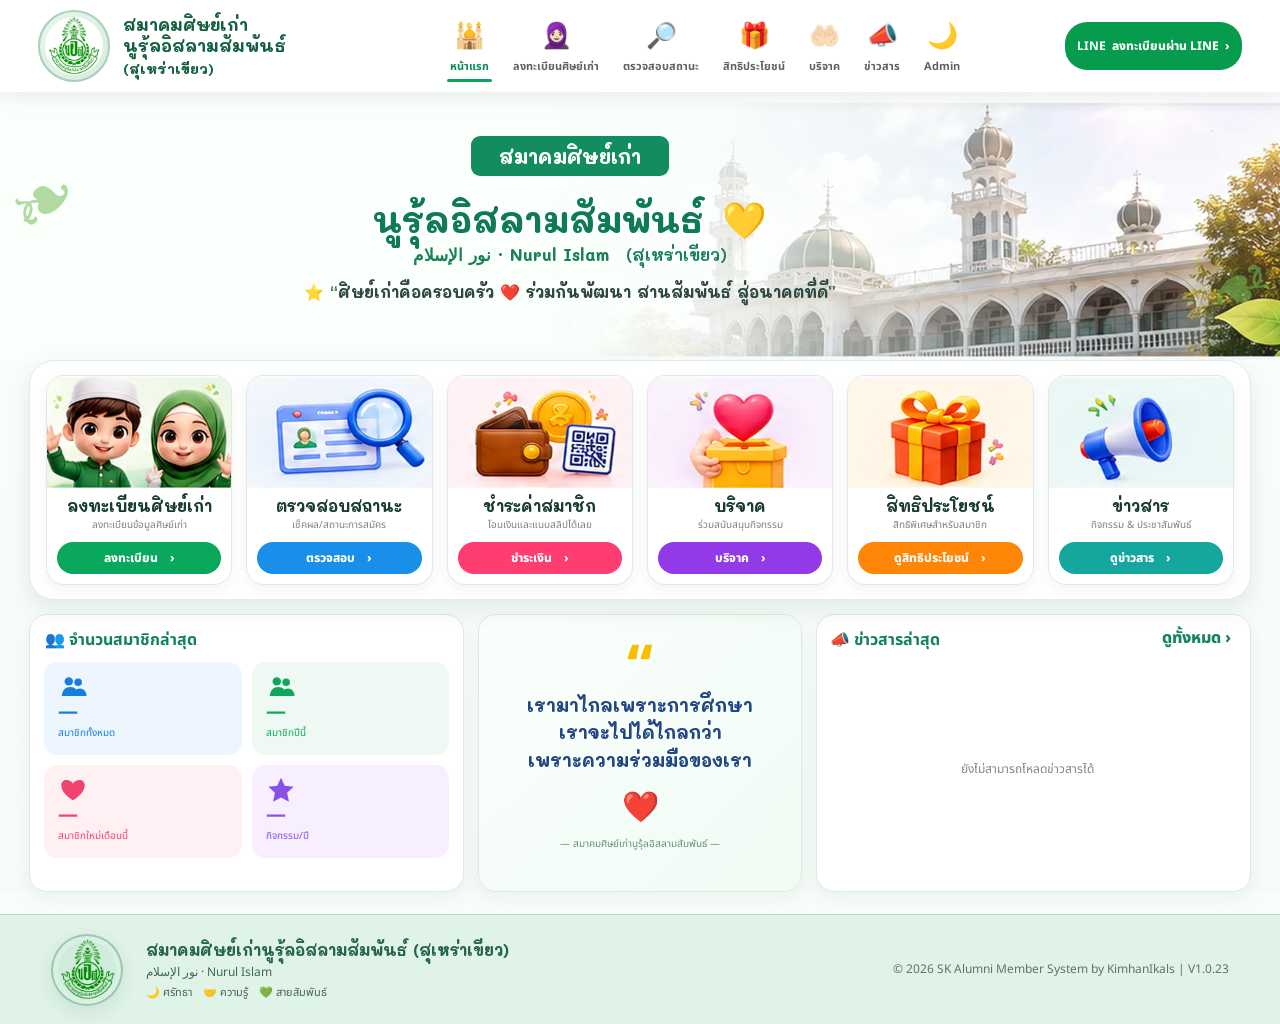
<file: index.html>
<!doctype html>
<html lang="th">
<head>
<meta charset="utf-8"><meta name="viewport" content="width=device-width,initial-scale=1">
<link rel="preconnect" href="https://fonts.googleapis.com"><link rel="preconnect" href="https://fonts.gstatic.com" crossorigin>
<link href="https://fonts.googleapis.com/css2?family=Mali:wght@400;500;600;700&family=Noto+Sans+Thai:wght@400;500;600;700;800&display=swap" rel="stylesheet">
<link rel="stylesheet" href="assets/css/style.css">
<title>SK Alumni Member System V1.0.23</title>
</head>
<body class="v105-page home-page v114-home">
<header class="v105-header">
      <a class="v105-brand" href="index.html">
        <img src="assets/img/association-logo.jpg" alt="โลโก้สมาคม">
        <b>สมาคมศิษย์เก่า<br>นูรุ้ลอิสลามสัมพันธ์<br><span>(สุเหร่าเขียว)</span></b>
      </a>
      <nav><a class="active" href="index.html"><span>🕌</span><small>หน้าแรก</small></a><a class="" href="register.html"><span>🧕🏻</span><small>ลงทะเบียนศิษย์เก่า</small></a><a class="" href="status.html"><span>🔎</span><small>ตรวจสอบสถานะ</small></a><a class="" href="member.html"><span>🎁</span><small>สิทธิประโยชน์</small></a><a class="" href="donation.html"><span>🤲🏻</span><small>บริจาค</small></a><a class="" href="index.html#news-center" data-open-news-center="1"><span>📣</span><small>ข่าวสาร</small></a><a class="" href="admin.html"><span>🌙</span><small>Admin</small></a></nav>
      <a class="linebtn" href="register.html"><b>LINE</b>&nbsp; ลงทะเบียนผ่าน LINE &nbsp;›</a>
    </header>
<main class="v114-main">
  <section class="v114-hero">
    <div class="v114-hero-bg" style="background-image:url('[data-uri]')"></div>
    <div class="v114-leaf left">❧</div><div class="v114-leaf right">❧</div>
    <div class="v114-hero-copy">
      <div id="homeHeroChip" class="v114-chip">สมาคมศิษย์เก่า</div>
      <h1><span id="homeHeroTitle">นูรุ้ลอิสลามสัมพันธ์</span> <span>💛</span></h1>
      <div id="homeHeroSub" class="v114-sub">نور الإسلام · <b>Nurul Islam</b>　(สุเหร่าเขียว)</div>
      <p id="homeHeroQuote">⭐ “ศิษย์เก่าคือครอบครัว ❤️ ร่วมกันพัฒนา สานสัมพันธ์ สู่อนาคตที่ดี”</p>
    </div>
  </section>

  <section class="v114-feature-shell"><div class="v114-feature-grid"><a class="v114-feature-card green" href="register.html">
      <div class="v114-card-image"><img src="[data-uri]" alt="สมัครสมาชิก"></div>
      <div class="v114-card-body"><h3>ลงทะเบียนศิษย์เก่า</h3><p>ลงทะเบียนข้อมูลศิษย์เก่า</p><span>ลงทะเบียน　›</span></div>
    </a><a class="v114-feature-card blue" href="status.html">
      <div class="v114-card-image"><img src="[data-uri]" alt="ตรวจสอบสถานะ"></div>
      <div class="v114-card-body"><h3>ตรวจสอบสถานะ</h3><p>เช็คผล/สถานะการสมัคร</p><span>ตรวจสอบ　›</span></div>
    </a><a class="v114-feature-card pink" href="payment.html">
      <div class="v114-card-image"><img src="[data-uri]" alt="ชำระค่าสมาชิก"></div>
      <div class="v114-card-body"><h3>ชำระค่าสมาชิก</h3><p>โอนเงินและแนบสลิปได้เลย</p><span>ชำระเงิน　›</span></div>
    </a><a class="v114-feature-card purple" href="donation.html">
      <div class="v114-card-image"><img src="[data-uri]" alt="บริจาค"></div>
      <div class="v114-card-body"><h3>บริจาค</h3><p>ร่วมสนับสนุนกิจกรรม</p><span>บริจาค　›</span></div>
    </a><a class="v114-feature-card orange" href="member.html">
      <div class="v114-card-image"><img src="[data-uri]" alt="สิทธิประโยชน์"></div>
      <div class="v114-card-body"><h3>สิทธิประโยชน์</h3><p>สิทธิพิเศษสำหรับสมาชิก</p><span>ดูสิทธิประโยชน์　›</span></div>
    </a><a class="v114-feature-card teal" href="#newsCenter" data-open-news-center>
      <div class="v114-card-image"><img src="[data-uri]" alt="ข่าวสาร"></div>
      <div class="v114-card-body"><h3>ข่าวสาร</h3><p>กิจกรรม & ประชาสัมพันธ์</p><span>ดูข่าวสาร　›</span></div>
    </a></div></section>

  <section id="homeDashboardRow" class="v114-dashboard">
    <div class="v114-panel v114-stats">
      <h3>👥 จำนวนสมาชิกล่าสุด</h3>
      <div class="v114-stat-grid">
        <div class="v114-stat blue"><span class="v114-stat-icon"><svg viewBox="0 0 64 64" aria-hidden="true"><circle cx="23" cy="20" r="9"/><circle cx="43" cy="22" r="8"/><path d="M8 51c1-12 8-19 18-19s17 7 18 19z"/><path d="M32 51c1-10 7-16 15-16s13 6 14 16z"/></svg></span><b id="homeStatTotal">—</b><small>สมาชิกทั้งหมด</small></div>
        <div class="v114-stat green"><span class="v114-stat-icon"><svg viewBox="0 0 64 64" aria-hidden="true"><circle cx="23" cy="20" r="9"/><circle cx="43" cy="22" r="8"/><path d="M8 51c1-12 8-19 18-19s17 7 18 19z"/><path d="M32 51c1-10 7-16 15-16s13 6 14 16z"/></svg></span><b id="homeStatYear">—</b><small>สมาชิกปีนี้</small></div>
        <div class="v114-stat pink"><span class="v114-stat-icon"><svg viewBox="0 0 64 64" aria-hidden="true"><path d="M32 54S7 40 7 22C7 10 22 6 32 18 42 6 57 10 57 22c0 18-25 32-25 32z"/></svg></span><b id="homeStatNew">—</b><small>สมาชิกใหม่เดือนนี้</small></div>
        <div class="v114-stat purple"><span class="v114-stat-icon"><svg viewBox="0 0 64 64" aria-hidden="true"><path d="m32 6 8 17 19 2-14 13 4 19-17-9-17 9 4-19L5 25l19-2z"/></svg></span><b id="homeStatActivities">—</b><small>กิจกรรม/ปี</small></div>
      </div>
    </div>

    <div class="v114-panel v114-quote"><span class="qmark">“</span><p><span id="homeQuoteText">เรามาไกลเพราะการศึกษา<br>เราจะไปได้ไกลกว่า<br>เพราะความร่วมมือของเรา</span></p><span class="heart">❤️</span><small>— สมาคมศิษย์เก่านูรุ้ลอิสลามสัมพันธ์ —</small></div>
    <div class="v114-panel v114-news" id="news">
      <div class="v114-news-head"><h3>📣 ข่าวสารล่าสุด</h3><button id="showAllNewsBtn">ดูทั้งหมด ›</button></div>
      <div id="newsList" class="v114-news-list"><div class="news-loading">กำลังโหลดข่าวสาร...</div></div>
    </div>
  </section>

<section id="newsCenter" class="news-center-frame hidden">
  <div class="news-center-head">
    <div><span class="eyebrow">NEWS CENTER</span><h2>ข่าวสารและกิจกรรมทั้งหมด</h2><p>เลือกข่าวหรือกิจกรรมเพื่ออ่านรายละเอียด</p></div>
    <button id="closeNewsCenterBtn" class="btn btn-white" type="button">ปิด</button>
  </div>
  <div class="news-center-layout">
    <div id="newsCenterList" class="news-center-list"></div>
    <article id="newsCenterDetail" class="news-center-detail"><div class="news-center-placeholder">เลือกข่าวสารหรือกิจกรรมจากด้านซ้าย</div></article>
  </div>
</section>

</main>
<footer class="v105-footer">
      <div class="footer-logo-wrap"><img src="assets/img/association-logo.jpg" alt="โลโก้สมาคม"></div>
      <div class="footer-copy">
        <b>สมาคมศิษย์เก่านูรุ้ลอิสลามสัมพันธ์ (สุเหร่าเขียว)</b>
        <span>نور الإسلام · Nurul Islam</span>
        <small>🌙 ศรัทธา　🤝 ความรู้　💚 สายสัมพันธ์</small>
      </div>
      <div class="footer-copyright">© 2026 SK Alumni Member System by KimhanIkals | V1.0.23</div>
    </footer>

<div id="newsPopupModal" class="member-detail-modal hidden">
  <div class="member-detail-backdrop" data-close-news-popup></div>
  <div class="member-detail-card news-popup-card">
    <div class="member-detail-head">
      <div><span class="eyebrow">NEWS / ACTIVITY</span><h2 id="newsPopupTitle">ข่าวสาร</h2></div>
      <button class="detail-close" type="button" data-close-news-popup>×</button>
    </div>
    <div id="newsPopupBody"></div>
  </div>
</div>
<div id="imageLightbox" class="image-lightbox hidden" aria-modal="true" role="dialog">
  <div class="image-lightbox-backdrop" data-close-image-lightbox></div>
  <button class="image-lightbox-close" type="button" data-close-image-lightbox aria-label="ปิด">×</button>
  <button id="imageLightboxPrev" class="image-lightbox-nav prev" type="button" aria-label="ภาพก่อนหน้า">‹</button>
  <figure class="image-lightbox-figure">
    <img id="imageLightboxImg" alt="รูปข่าว">
    <figcaption><span id="imageLightboxCounter"></span><span id="imageLightboxCaption"></span></figcaption>
  </figure>
  <button id="imageLightboxNext" class="image-lightbox-nav next" type="button" aria-label="ภาพถัดไป">›</button>
</div>
<div id="toast" class="toast"></div><div id="loading" class="loading hidden"><div class="spinner"></div><span>กำลังดำเนินการ...</span></div>
<script src="assets/js/app.js"></script>
</body></html>
</file>
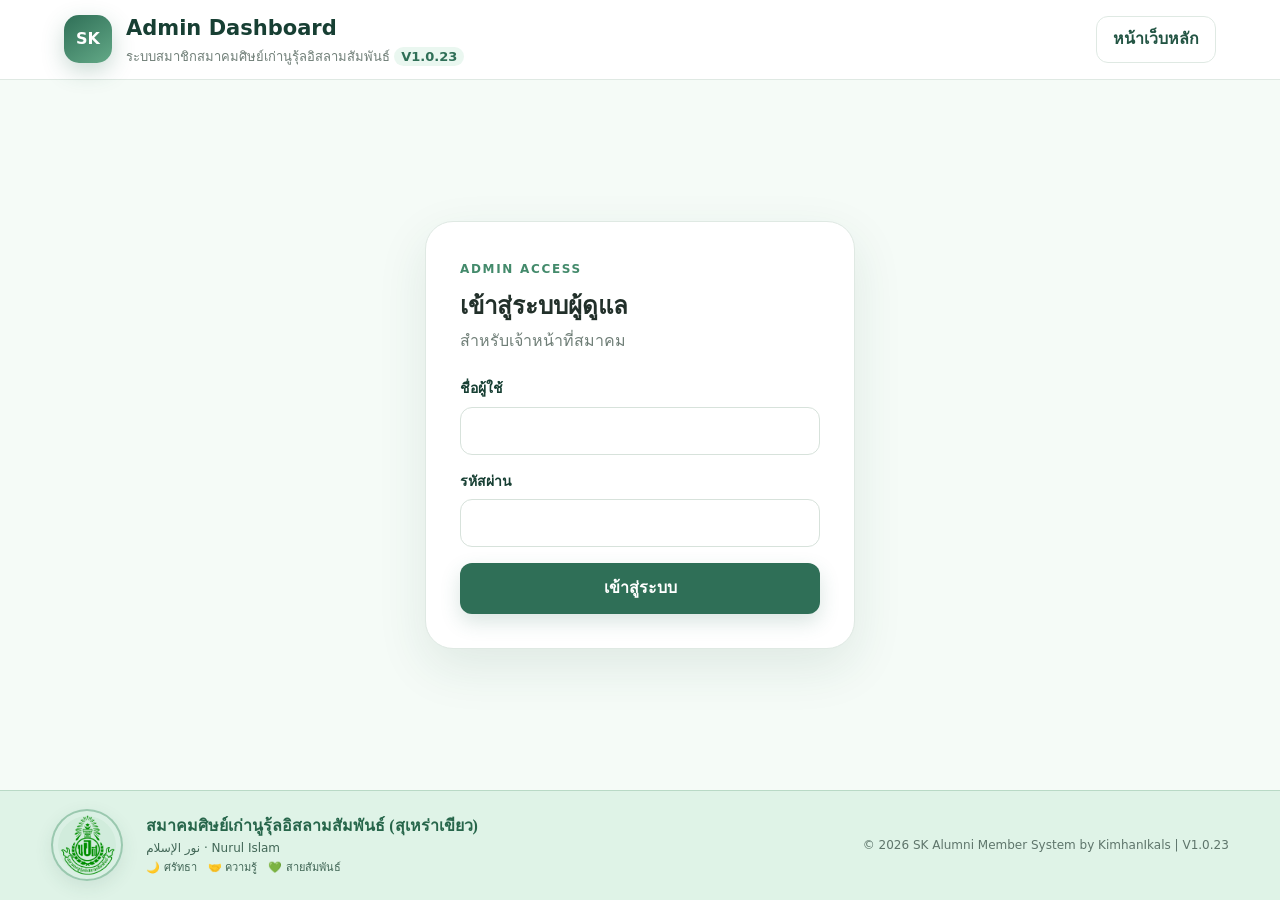
<file: admin.html>
<!doctype html>
<html lang="th">
<head>
  <meta charset="utf-8"><meta name="viewport" content="width=device-width,initial-scale=1">
  <title>Admin | SK Alumni Member System V1.0.23</title>
  <link rel="stylesheet" href="assets/css/style.css">
</head>
<body class="admin-page">
<header class="topbar compact">
  <div class="brand"><div class="brand-mark">SK</div><div><h1>Admin Dashboard</h1><p>ระบบสมาชิกสมาคมศิษย์เก่านูรุ้ลอิสลามสัมพันธ์ <span class="version">V1.0.23</span></p></div></div>
  <nav class="nav-actions"><a href="index.html" class="btn btn-ghost">หน้าเว็บหลัก</a><button id="logoutBtn" class="btn btn-soft hidden">ออกจากระบบ</button></nav>
</header>

<main class="admin-main">
<section id="loginPanel" class="login-panel">
  <div class="login-card">
    <span class="eyebrow">ADMIN ACCESS</span><h2>เข้าสู่ระบบผู้ดูแล</h2>
    <p>สำหรับเจ้าหน้าที่สมาคม</p>
    <form id="loginForm">
      <label>ชื่อผู้ใช้<input name="username" required autocomplete="username"></label>
      <label>รหัสผ่าน<input name="password" type="password" required autocomplete="current-password"></label>
      <button class="btn btn-primary btn-lg full">เข้าสู่ระบบ</button>
    </form>
  </div>
</section>

<section id="dashboardPanel" class="hidden">
  <div id="financeSummaryCards" class="finance-summary-cards"><div><small>แจ้งชำระทั้งหมด</small><b id="sumPaymentCount">—</b><span id="sumPaymentAmount">— บาท</span></div><div><small>บริจาคทั้งหมด</small><b id="sumDonationCount">—</b><span id="sumDonationAmount">— บาท</span></div></div><div class="admin-tabs">
    <button class="admin-tab active" data-admin-tab="members">👥 สมาชิก</button>
    <button class="admin-tab" data-admin-tab="payments">💳 ชำระเงิน</button>
    <button class="admin-tab" data-admin-tab="donations">💚 บริจาค</button>
    <button class="admin-tab" data-admin-tab="webmanage">🌐 จัดการหน้าเว็บ</button>
    <button class="admin-tab" data-admin-tab="accounting">💰 บัญชีรายรับ-รายจ่าย</button>
    <button class="admin-tab" data-admin-tab="benefits">🎁 สิทธิประโยชน์</button><button class="admin-tab" data-admin-tab="reports">📊 รายงานสรุป</button>
    <button class="admin-tab" data-admin-tab="receipts">🧾 ใบเสร็จ</button>
    <button class="admin-tab" data-admin-tab="settings">⚙️ ตั้งค่าระบบ</button>
  </div>
  <div data-admin-panel="members">
  <div class="dashboard-heading">
    <div><span class="eyebrow">ADMIN DASHBOARD</span><h2>ภาพรวมสมาชิก</h2><p id="adminWelcome"></p></div>
    <button id="refreshBtn" class="btn btn-white">รีเฟรชข้อมูล</button>
  </div>

  <div class="stats-grid">
    <div class="stat-card"><span>สมาชิกทั้งหมด</span><strong id="statTotal">0</strong></div>
    <div class="stat-card"><span>รอตรวจสอบ</span><strong id="statPending">0</strong></div>
    <div class="stat-card"><span>สมาชิกสมบูรณ์</span><strong id="statActive">0</strong></div>
    <div class="stat-card"><span>ไม่อนุมัติ</span><strong id="statRejected">0</strong></div>
  </div>

  <div class="panel">
    <div class="panel-head">
      <div><h3>จัดการสมาชิก</h3><p>ค้นหาและเปลี่ยนสถานะสมาชิก</p></div>
      <div class="filters">
        <input id="memberSearch" placeholder="ค้นหารหัส / ชื่อ / อีเมล / จังหวัด">
<select id="sortOrder"><option value="newest">ใหม่ → เก่า</option><option value="oldest">เก่า → ใหม่</option></select>
<select id="pageSize"><option>5</option><option selected>10</option><option>20</option><option>50</option><option>100</option><option value="all">All</option></select>
        <select id="statusFilter">
          <option value="">ทุกสถานะ</option>
          <option>รอชำระค่าสมาชิก</option>
          <option>รอตรวจสอบการชำระ</option>
          <option>รอตรวจสอบข้อมูล</option>
          <option>สมาชิกสมบูรณ์</option>
          <option>ไม่อนุมัติ</option>
        </select>
      </div>
    </div>
    <div id="memberPagerTop" class="member-pager"></div><div class="table-wrap">
      <table>
        <thead><tr><th>รหัส</th><th>ชื่อ-สกุล</th><th>อีเมล</th><th>จังหวัด</th><th>วันที่สมัคร</th><th>สถานะ</th><th>จัดการ</th></tr></thead>
        <tbody id="membersTbody"></tbody>
      </table>
    </div>
    <div id="emptyMembers" class="empty hidden">ไม่พบข้อมูลสมาชิก</div>
  </div>
</div>

<div data-admin-panel="payments" class="hidden">
  <div class="panel admin-module">
    <div class="panel-head"><div><h3>💳 ตรวจสอบการชำระค่าสมาชิก</h3><p>รายการชำระเงินในรูปแบบตาราง คลิก “ดู” เพื่อเปิดรายละเอียด</p></div><button class="btn btn-white" onclick="loadAdminTransactions('payment')">รีเฟรช</button></div>
    <div class="table-wrap transaction-table-wrap">
      <table class="transaction-table"><thead><tr><th>เลขที่</th><th>สมาชิก</th><th>หัวข้อ</th><th>จำนวน</th><th>วันเวลาโอน</th><th>สถานะ</th><th>จัดการ</th></tr></thead><tbody id="adminPaymentList"></tbody></table>
    </div>
  </div>
</div>
<div data-admin-panel="donations" class="hidden">
  <div class="panel admin-module">
    <div class="panel-head"><div><h3>💚 ตรวจสอบการบริจาค</h3><p>แสดงรายการบริจาคเป็นตาราง คลิก “ดู” เพื่อดูหลักฐานและรายละเอียด</p></div><button class="btn btn-white" onclick="loadAdminTransactions('donation')">รีเฟรช</button></div>
    <div class="table-wrap transaction-table-wrap">
      <table class="transaction-table"><thead><tr><th>เลขที่</th><th>ผู้บริจาค</th><th>หัวข้อ</th><th>จำนวน</th><th>วันเวลาโอน</th><th>สถานะ</th><th>จัดการ</th></tr></thead><tbody id="adminDonationList"></tbody></table>
    </div>
  </div>
</div>
<div id="legacyNewsPanel" data-admin-panel="news" class="hidden">
  <div class="panel admin-module">
    <div class="panel-head"><div><h3>📣 จัดการข่าวสาร</h3><p>เพิ่ม แก้ไข และลบข่าวที่แสดงหน้าเว็บไซต์</p></div><button id="newNewsBtn" class="btn btn-primary">+ เพิ่มข่าว</button></div>
    <div id="newsAdminList" class="admin-card-list"></div>
  </div>
</div>
<div id="legacyMediaPanel" data-admin-panel="media" class="hidden">
  <div class="panel admin-module">
    <div class="panel-head"><div><h3>🖼️ คลังไฟล์ภาพในระบบ</h3><p>ค้นหา กรอง ดูตัวอย่าง และเปิดไฟล์จาก Google Drive ได้ในที่เดียว</p></div><button id="refreshMediaBtn" class="btn btn-white">รีเฟรช</button></div>
    <div class="media-manager-toolbar">
      <input id="mediaSearch" placeholder="ค้นหาชื่อไฟล์">
      <select id="mediaFolderFilter"><option value="">ทุกหมวด</option><option>MemberPhotos</option><option>PaymentSlips</option><option>DonationSlips</option><option>NewsImages</option><option>MemberDocuments</option><option>WebsiteMedia</option></select>
      <select id="mediaSort"><option value="newest">ใหม่ → เก่า</option><option value="oldest">เก่า → ใหม่</option></select>
      <select id="mediaPageSize"><option>5</option><option>10</option><option selected>20</option><option value="all">All</option></select>
      <label class="btn btn-soft media-upload-btn">+ อัปโหลดภาพเว็บไซต์<input id="mediaUploadInput" type="file" accept="image/*" hidden></label>
    </div>
    <div id="mediaPager" class="table-pager media-pager-top"></div>
    <div class="media-table-wrap"><table class="media-table"><thead><tr><th>ตัวอย่าง</th><th>ชื่อไฟล์</th><th>หมวด</th><th>ขนาด</th><th>อัปเดต</th><th>จัดการ</th></tr></thead><tbody id="mediaAdminList"></tbody></table></div>
  </div>
</div>
<div id="legacyTopicsPanel" data-admin-panel="topics" class="hidden"><div class="panel admin-module"><div class="panel-head"><div><h3>จัดการหัวข้อรายการ</h3><p>ชำระค่าสมาชิกและการบริจาค</p></div></div><div class="topic-admin-grid">
<section><h4>หัวข้อชำระค่าสมาชิก</h4><form id="paymentTopicForm" class="topic-inline-form"><input name="title" required placeholder="ชื่อหัวข้อ"><input name="amount" type="number" min="0" step="0.01" placeholder="ยอดเงิน"><button class="btn btn-primary">เพิ่ม</button></form><div id="paymentTopicList"></div></section>
<section><h4>หัวข้อบริจาค</h4><form id="donationTopicForm" class="topic-inline-form"><input name="title" required placeholder="ชื่อหัวข้อ"><button class="btn btn-primary">เพิ่ม</button></form><div id="donationTopicList"></div></section>
</div></div></div>
<div data-admin-panel="webmanage" class="hidden">
  <div class="panel admin-module">
    <div class="panel-head"><div><h3>🌐 จัดการหน้าเว็บ</h3><p>รวมเครื่องมือที่ใช้ดูแลหน้าเว็บไซต์ไว้ในที่เดียว</p></div></div>
    <div class="webmanage-menu">
      <button type="button" data-web-sub="homecontent" class="active">✏️ ข้อความหน้าแรก</button>
      <button type="button" data-web-sub="news">📣 จัดการข่าวสาร</button>
      <button type="button" data-web-sub="media">🖼️ จัดการไฟล์ภาพในระบบ</button>
      <button type="button" data-web-sub="topics">🗂️ จัดการหัวข้อรายการ</button>
    </div>
    <section data-web-panel="homecontent" class="webmanage-subpanel">
      <h4>ข้อความหน้าแรก</h4>
      <form id="homeContentForm" class="settings-form">
        <label>ป้ายหัวเรื่อง<input name="heroChip"></label><label>ชื่อหลัก<input name="heroTitle"></label>
        <label>บรรทัดรอง<input name="heroSub"></label><label>ข้อความใต้หัวเรื่อง<textarea name="heroQuote" rows="2"></textarea></label>
        <label>ข้อความคำคมกลางหน้า<textarea name="quoteText" rows="4"></textarea></label>
        <button class="btn btn-primary" type="submit">บันทึกข้อความหน้าแรก</button>
      </form>
    </section>
    <section data-web-panel="news" class="webmanage-subpanel hidden"><div id="webNewsMount"></div></section>
    <section data-web-panel="media" class="webmanage-subpanel hidden"><div id="webMediaMount"></div></section>
    <section data-web-panel="topics" class="webmanage-subpanel hidden"><div id="webTopicsMount"></div></section>
  </div>
</div>
<div data-admin-panel="accounting" class="hidden">
  <div class="panel admin-module">
    <div class="panel-head"><div><h3>💰 บัญชีรายรับ-รายจ่าย</h3><p>บันทึกรายการแบบสมุดบัญชีจริง ดูรายรับ รายจ่าย และยอดคงเหลือต่อเนื่อง</p></div><button class="btn btn-white" onclick="loadAccounting()">รีเฟรช</button></div>
    <form id="accountingForm" class="accounting-entry-form">
      <label>วันที่<input name="date" type="date" required></label>
      <label>ประเภท<select name="type" required><option value="รายรับ">รายรับ</option><option value="รายจ่าย">รายจ่าย</option></select></label>
      <label class="wide">รายการ / รายละเอียด<input name="category" placeholder="เช่น ค่าสมาชิก / ค่าอาหารกิจกรรม" required></label>
      <label>รับจาก / จ่ายให้<input name="source" required></label>
      <label>จำนวนเงิน<input name="amount" type="number" min="0.01" step="0.01" required></label>
      <label>เลขอ้างอิง<input name="reference"></label>
      <label class="wide">หมายเหตุ<input name="note"></label>
      <button class="btn btn-primary" type="submit">บันทึกรายการ</button>
    </form>

    <div class="accounting-toolbar accounting-toolbar-v116">
      <input id="accountingSearch" placeholder="ค้นหารายการ / รับจาก / จ่ายให้ / อ้างอิง">
      <select id="accountingTypeFilter"><option value="">รายรับ + รายจ่าย</option><option>รายรับ</option><option>รายจ่าย</option></select>
      <select id="accountingSort"><option value="newest">ใหม่ → เก่า</option><option value="oldest">เก่า → ใหม่</option></select>
      <select id="accountingPageSize"><option>10</option><option>20</option><option>50</option><option>100</option><option value="all">All</option></select>
    </div>
    <div id="accountingPagerTop" class="member-pager"></div>
    <div class="table-wrap">
      <table class="ledger-table"><thead><tr><th>วันที่</th><th>รายการ</th><th>รายรับ</th><th>รายจ่าย</th><th>คงเหลือ</th><th>จัดการ</th></tr></thead><tbody id="accountingTbody"></tbody></table>
    </div>
  </div>
</div>
<div data-admin-panel="benefits" class="hidden">
  <div class="panel admin-module">
    <div class="panel-head"><div><h3>🎁 สิทธิประโยชน์สมาชิก</h3><p>จัดการสิทธิ บันทึกการใช้สิทธิ และตรวจสอบประวัติได้ในโมดูลเดียว</p></div></div>
    <div class="benefit-submenu">
      <button class="active" type="button" data-benefit-sub="catalog">🎁 เพิ่ม / แก้ไขสิทธิประโยชน์</button>
      <button type="button" data-benefit-sub="usage">📝 บันทึกการใช้สิทธิสมาชิก</button>
      <button type="button" data-benefit-sub="history">📋 ประวัติการใช้สิทธิ์</button>
    </div>
    <section data-benefit-panel="catalog" class="benefit-subpanel">
      <div class="benefit-box"><h4>เพิ่ม / แก้ไขสิทธิประโยชน์</h4>
        <form id="benefitForm" class="benefit-form"><input name="benefitId" type="hidden">
          <label>ชื่อสิทธิประโยชน์<input name="title" required></label>
          <label>รายละเอียด<textarea name="description" rows="3"></textarea></label>
          <label>มูลค่าโดยประมาณ (บาท)<input name="defaultAmount" type="number" min="0" step="0.01"></label>
          <label class="benefit-check-line">เปิดใช้งาน <input name="active" type="checkbox" checked></label>
          <div class="benefit-form-actions"><button class="btn btn-primary">บันทึกสิทธิประโยชน์</button><button id="deleteBenefitBtn" class="btn btn-danger hidden" type="button">ลบ</button></div>
        </form><div id="benefitList" class="benefit-list"></div>
      </div>
    </section>
    <section data-benefit-panel="usage" class="benefit-subpanel hidden">
      <div class="benefit-box"><h4>บันทึกการใช้สิทธิสมาชิก</h4>
        <form id="benefitUsageForm" class="benefit-form">
          <label>รหัสสมาชิก<input name="memberCode" required placeholder="69-SK0001"></label>
          <label>สิทธิประโยชน์<select name="benefitId" id="benefitUsageSelect" required></select></label>
          <label>วันที่ใช้สิทธิ<input name="usedAt" type="date" required></label>
          <label>มูลค่า/ค่าใช้จ่ายจริง (บาท)<input name="amount" type="number" min="0" step="0.01" value="0"></label>
          <label>หมายเหตุ<textarea name="note" rows="3"></textarea></label>
          <label class="benefit-check-line">ลงเป็นรายจ่ายในบัญชีอัตโนมัติ <input name="postExpense" type="checkbox" checked></label>
          <button class="btn btn-primary">บันทึกการใช้สิทธิ</button>
        </form>
      </div>
    </section>
    <section data-benefit-panel="history" class="benefit-subpanel hidden">
      <div class="benefit-history-toolbar"><input id="benefitUsageSearch" placeholder="ค้นหารหัสสมาชิก / สิทธิ / ผู้บันทึก"><select id="benefitUsageSort"><option value="newest">ใหม่ → เก่า</option><option value="oldest">เก่า → ใหม่</option></select><select id="benefitUsagePageSize"><option>5</option><option selected>10</option><option>20</option><option>50</option><option value="all">All</option></select></div>
      <div id="benefitUsagePager" class="table-pager"></div>
      <div class="table-wrap"><table class="benefit-history-table"><thead><tr><th>วันที่</th><th>สมาชิก</th><th>สิทธิประโยชน์</th><th>มูลค่า</th><th>ผู้บันทึก</th><th>จัดการ</th></tr></thead><tbody id="benefitUsageList"></tbody></table></div>
    </section>
  </div>
</div><div data-admin-panel="reports" class="hidden">
  <div class="panel admin-module">
    <div class="panel-head"><div><h3>📊 รายงานสรุปบัญชี</h3><p>สรุปตามช่วงวันที่ แยกรายรับ รายจ่าย และคงเหลือ</p></div></div>
    <div class="report-filter"><select id="reportPreset"><option value="month">เดือนนี้</option><option value="today">วันนี้</option><option value="year">ปีนี้</option><option value="all">ทั้งหมด</option><option value="custom">กำหนดเอง</option></select><input id="reportFrom" type="date"><input id="reportTo" type="date"><button id="reportRunBtn" class="btn btn-primary" type="button">ประมวลผล</button><button id="reportCsvBtn" class="btn btn-soft" type="button">⬇ CSV</button></div>
    <div class="report-summary-cards"><div><small>รายรับ</small><b id="reportIncome">0</b><span>บาท</span></div><div><small>รายจ่าย</small><b id="reportExpense">0</b><span>บาท</span></div><div><small>คงเหลือสุทธิ</small><b id="reportNet">0</b><span>บาท</span></div></div>
    <div id="reportBreakdown" class="report-breakdown"></div>
  </div>
</div>

<div data-admin-panel="receipts" class="hidden">
  <div class="panel admin-module">
    <div class="panel-head"><div><h3>🧾 ระบบใบเสร็จรับเงิน — Phase 1</h3><p>ออกใบเสร็จอัตโนมัติเมื่อ Admin อนุมัติการชำระเงิน ค้นหา ดู พิมพ์ซ้ำ และยกเลิกโดยเก็บประวัติ</p></div><button class="btn btn-white" type="button" onclick="loadReceipts()">รีเฟรช</button></div>
    <div class="member-table-toolbar"><input id="receiptSearch" placeholder="ค้นหาเลขที่ใบเสร็จ / รหัสสมาชิก / ชื่อผู้ชำระ"><select id="receiptStatusFilter"><option value="">ทุกสถานะ</option><option>ออกแล้ว</option><option>ยกเลิก</option></select><select id="receiptPageSize"><option>10</option><option>20</option><option>50</option><option value="all">All</option></select></div>
    <div id="receiptPagerTop" class="table-pager"></div>
    <div class="table-wrap"><table><thead><tr><th>เลขที่ใบเสร็จ</th><th>วันที่</th><th>สมาชิก</th><th>ผู้ชำระ</th><th>จำนวนเงิน</th><th>สถานะ</th><th>จัดการ</th></tr></thead><tbody id="receiptList"></tbody></table></div>
  </div>
</div>

<div data-admin-panel="settings" class="hidden">
  <div class="panel admin-module">
    <div class="panel-head"><div><h3>⚙️ ตั้งค่าระบบ</h3><p>ค่าพื้นฐานที่ใช้กับระบบสมาชิก</p></div></div>
    <form id="settingsForm" class="settings-grid">
      <label>ชื่อระบบ<input name="APP_NAME"></label>
      <label>อีเมลติดต่อ<input name="CONTACT_EMAIL" type="email"></label>
      <label>ค่าสมาชิกรายปี<input name="MEMBERSHIP_FEE_YEARLY" inputmode="decimal"></label>
      <label>ค่าสมาชิกรายเดือน<input name="MEMBERSHIP_FEE_MONTHLY" inputmode="decimal"></label>
      <label>PromptPay<input name="PROMPTPAY"></label>
      <label>ชื่อหน่วยงานบนใบเสร็จ<input name="RECEIPT_ORG_NAME"></label>
      <label class="wide">ที่อยู่หน่วยงานบนใบเสร็จ<input name="RECEIPT_ORG_ADDRESS"></label>
      <label>เลขประจำตัวผู้เสียภาษี (ถ้ามี)<input name="RECEIPT_TAX_ID"></label>
      <label>ผู้รับเงิน / ผู้ลงนาม<input name="RECEIPT_SIGNER"></label>
      <label>Prefix เลขที่ใบเสร็จ<input name="RECEIPT_PREFIX" placeholder="RC"></label>
      <div class="settings-actions"><button class="btn btn-primary">💾 บันทึกการตั้งค่า</button></div>
    </form>
  </div>
</div>
</section>
</main>

<div id="memberDetailModal" class="member-detail-modal hidden">
<div class="member-detail-backdrop" data-close-member-detail></div><div class="member-detail-card">
<div class="member-detail-head"><div><span class="eyebrow">MEMBER PROFILE</span><h2>รายละเอียดสมาชิก</h2></div><button type="button" class="detail-close" data-close-member-detail>×</button></div>
<div id="memberDetailBody"></div><div class="member-detail-actions"><button type="button" class="btn btn-ghost" data-close-member-detail>ปิด</button><button type="button" id="detailPrintBtn" class="btn btn-primary">🖨️ พิมพ์ใบสมัคร / PDF</button></div>
</div></div>


<div id="memberEditModal" class="member-detail-modal hidden"><div class="member-detail-backdrop" data-close-member-edit></div><div class="member-detail-card"><div class="member-detail-head"><div><span class="eyebrow">EDIT MEMBER</span><h2>แก้ไขข้อมูลสมาชิก</h2></div><button class="detail-close" data-close-member-edit>×</button></div><form id="memberEditForm" class="settings-grid member-edit-form"><input type="hidden" name="memberCode"><label>คำนำหน้า<input name="prefix"></label><label>ชื่อ-สกุล<input name="fullName" required></label><label>ชื่ออาหรับ<input name="arabicName"></label><label>อีเมล<input name="email" type="email"></label><label>เบอร์โทรศัพท์<input name="phone" inputmode="numeric"></label><label>บ้านเลขที่<input name="houseNo"></label><label>หมู่<input name="moo"></label><label>ซอย<input name="soi"></label><label>ถนน<input name="road"></label><label>ตำบล / แขวง<input name="subdistrict"></label><label>อำเภอ / เขต<input name="district"></label><label>จังหวัด<input name="province"></label><label>รหัสไปรษณีย์<input name="postalCode" inputmode="numeric"></label><div class="settings-actions"><button type="button" class="btn btn-ghost" data-close-member-edit>ยกเลิก</button> <button type="submit" class="btn btn-primary">บันทึกข้อมูล</button></div></form></div></div>

<div id="newsEditModal" class="member-detail-modal hidden">
  <div class="member-detail-backdrop" data-close-news></div>
  <div class="member-detail-card news-edit-card">
    <div class="member-detail-head"><div><span class="eyebrow">NEWS EDITOR</span><h2>ข่าวสาร</h2></div><button class="detail-close" data-close-news>×</button></div>
    <form id="newsEditForm" class="news-form">
      <input type="hidden" name="newsId">
      <label>หมวดหมู่<select name="category"><option>ข่าวสาร</option><option>ประกาศ</option><option>กิจกรรม</option></select></label>
      <label>หัวข้อ<input name="title" required></label>
      <label>รายละเอียด<textarea name="content" rows="6" required></textarea></label><label>รูปข่าว / รูปกิจกรรม (เลือกได้หลายรูป)<input id="newsImageInput" type="file" accept="image/*" multiple><small>เลือกได้สูงสุด 8 รูป ระบบจะย่อรูปก่อนอัปโหลด</small></label><div id="newsExistingImages" class="news-editor-thumbs"></div>
      <label class="check-row"><input name="active" type="checkbox" checked> แสดงบนเว็บไซต์</label>
      <div class="member-detail-actions"><button type="button" class="btn btn-ghost" data-close-news>ยกเลิก</button><button class="btn btn-primary">💾 บันทึก</button></div>
    </form>
  </div>
</div>

<div id="transactionDetailModal" class="member-detail-modal hidden">
  <div class="member-detail-backdrop" data-close-transaction-detail></div>
  <div class="member-detail-card transaction-detail-card">
    <div class="member-detail-head"><div><span class="eyebrow">TRANSACTION DETAIL</span><h2 id="transactionDetailTitle">รายละเอียดรายการ</h2></div><button class="detail-close" data-close-transaction-detail>×</button></div>
    <div id="transactionDetailBody"></div>
  </div>
</div>

<div id="mediaPreviewModal" class="member-detail-modal hidden">
  <div class="member-detail-backdrop" data-close-media-preview></div>
  <div class="member-detail-card media-preview-card">
    <div class="member-detail-head"><div><span class="eyebrow">MEDIA LIBRARY</span><h2 id="mediaPreviewTitle">ไฟล์ภาพ</h2></div><button class="detail-close" data-close-media-preview>×</button></div>
    <div id="mediaPreviewBody"></div>
  </div>
</div>

<footer class="v105-footer">
      <div class="footer-logo-wrap"><img src="assets/img/association-logo.jpg" alt="โลโก้สมาคม"></div>
      <div class="footer-copy">
        <b>สมาคมศิษย์เก่านูรุ้ลอิสลามสัมพันธ์ (สุเหร่าเขียว)</b>
        <span>نور الإسلام · Nurul Islam</span>
        <small>🌙 ศรัทธา　🤝 ความรู้　💚 สายสัมพันธ์</small>
      </div>
      <div class="footer-copyright">© 2026 SK Alumni Member System by KimhanIkals | V1.0.23</div>
    </footer><div id="toast" class="toast"></div>
<div id="loading" class="loading hidden"><div class="spinner"></div><span>กำลังดำเนินการ...</span></div>
<script src="assets/js/app.js"></script>
<script src="assets/js/admin.js"></script>
</body>
</html>
</file>
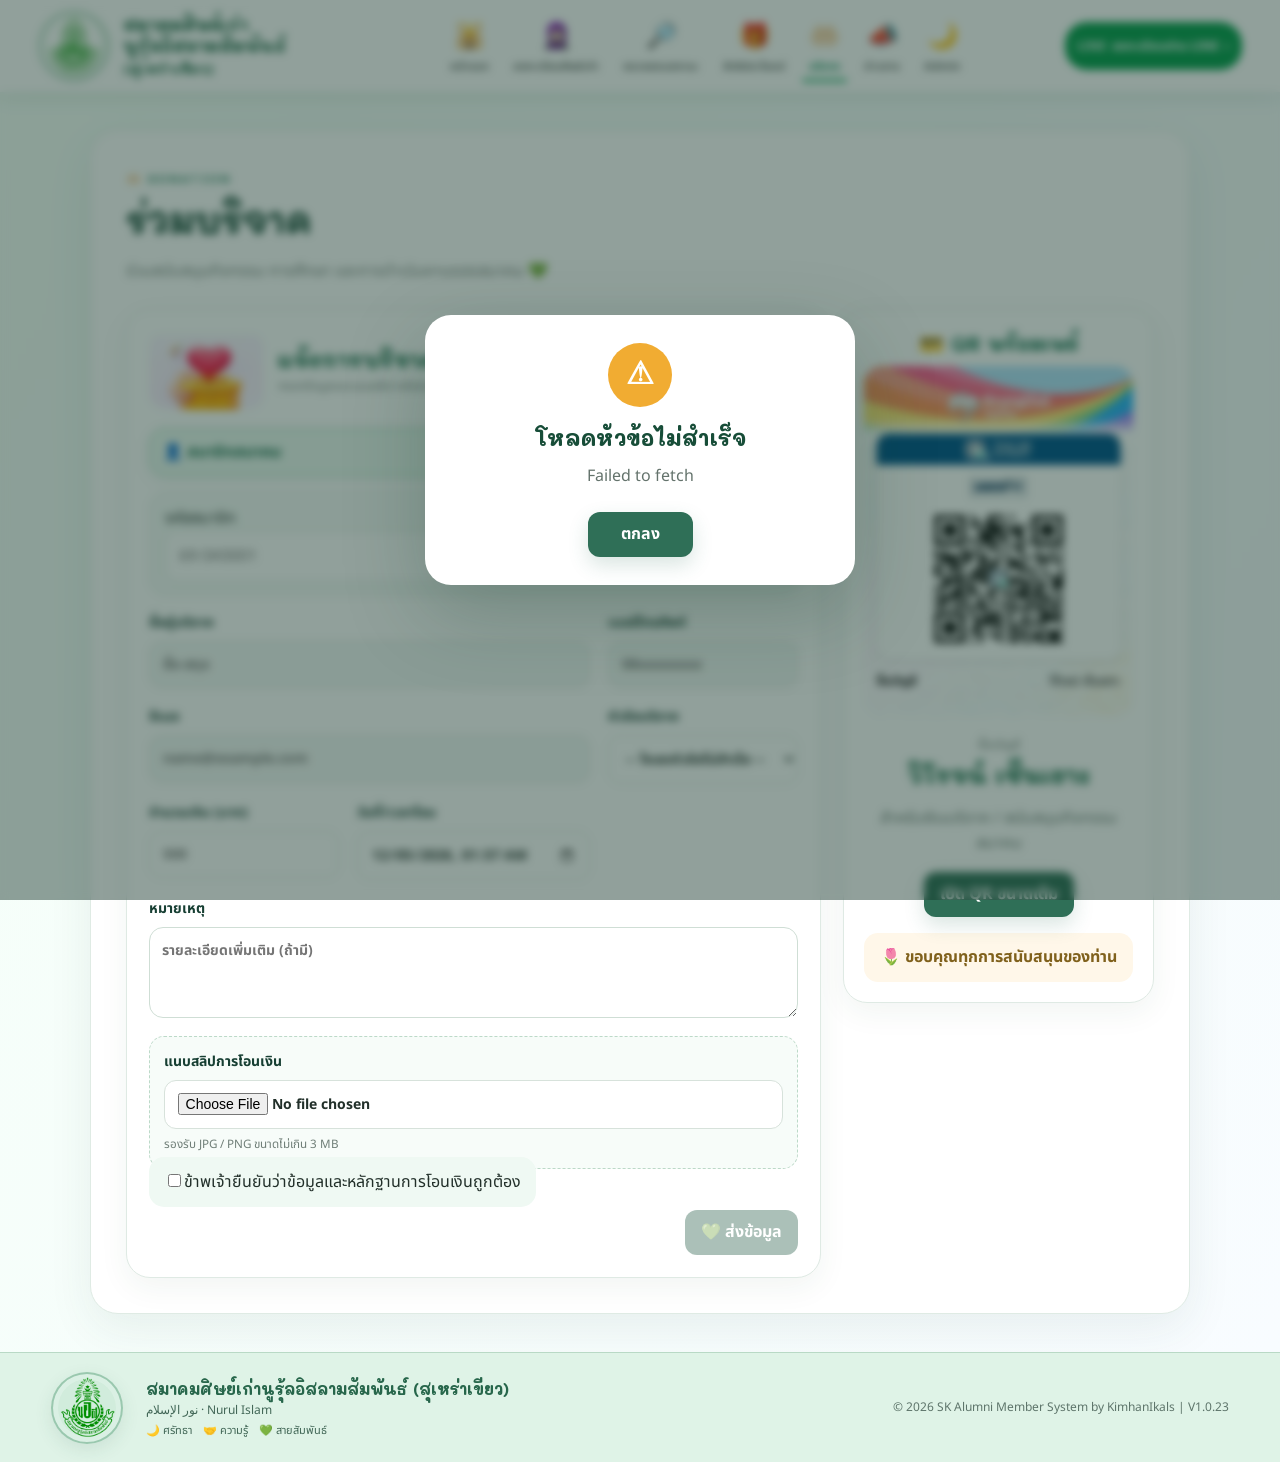
<file: donation.html>
<!doctype html><html lang="th"><head>
<meta charset="utf-8"><meta name="viewport" content="width=device-width,initial-scale=1">
<link rel="preconnect" href="https://fonts.googleapis.com"><link rel="preconnect" href="https://fonts.gstatic.com" crossorigin>
<link href="https://fonts.googleapis.com/css2?family=Mali:wght@400;500;600;700&family=Noto+Sans+Thai:wght@400;500;600;700;800&display=swap" rel="stylesheet">
<link rel="stylesheet" href="assets/css/style.css">
<title>บริจาค | SK Alumni Member System V1.0.23</title></head>
<body class="v105-page inner-page"><header class="v105-header">
      <a class="v105-brand" href="index.html">
        <img src="assets/img/association-logo.jpg" alt="โลโก้สมาคม">
        <b>สมาคมศิษย์เก่า<br>นูรุ้ลอิสลามสัมพันธ์<br><span>(สุเหร่าเขียว)</span></b>
      </a>
      <nav><a class="" href="index.html"><span>🕌</span><small>หน้าแรก</small></a><a class="" href="register.html"><span>🧕🏻</span><small>ลงทะเบียนศิษย์เก่า</small></a><a class="" href="status.html"><span>🔎</span><small>ตรวจสอบสถานะ</small></a><a class="" href="member.html"><span>🎁</span><small>สิทธิประโยชน์</small></a><a class="active" href="donation.html"><span>🤲🏻</span><small>บริจาค</small></a><a class="" href="index.html#news-center"><span>📣</span><small>ข่าวสาร</small></a><a class="" href="admin.html"><span>🌙</span><small>Admin</small></a></nav>
      <a class="linebtn" href="register.html"><b>LINE</b>&nbsp; ลงทะเบียนผ่าน LINE &nbsp;›</a>
    </header>

<main class="standalone-main">
<section class="standalone-card donation-page">
  <div class="page-intro donation-intro"><span>🤲🏻 DONATION</span><h1>ร่วมบริจาค</h1><p>ร่วมสนับสนุนกิจกรรม การศึกษา และการดำเนินงานของสมาคม 💚</p></div>
  <div class="donation-layout">
    <div class="donation-form-card">
      <div class="donation-section-head"><div class="donation-mini-art"><img src="[data-uri]" alt=""></div><div><h2>แจ้งการบริจาค</h2><p>กรอกข้อมูลและแนบสลิป หลังบันทึกข้อมูลระบบจะออกเลขที่รายการให้</p></div></div>
      <form id="donationForm" class="donation-form">
  <div class="donor-type-toggle">
    <label class="donor-type-option active"><input type="radio" name="donorType" value="member" checked><span>👤 สมาชิกสมาคม</span></label>
    <label class="donor-type-option"><input type="radio" name="donorType" value="public"><span>💚 บุคคลทั่วไป</span></label>
  </div>

  <div id="memberLookupBox" class="member-lookup-box">
    <label>รหัสสมาชิก
      <input id="donorMemberCode" name="memberCode" placeholder="69-SK0001" maxlength="9" autocomplete="off">
    </label>
    <div id="memberLookupStatus" class="member-lookup-status">กรอกรหัสสมาชิก ระบบจะดึงข้อมูลให้อัตโนมัติ</div>
  </div>

  <div class="form-grid">
    <label class="span-2">ชื่อผู้บริจาค<input id="donorName" name="donorName" required placeholder="ชื่อ-สกุล" readonly></label>
    <label>เบอร์โทรศัพท์<input id="donorPhone" name="phone" type="tel" inputmode="tel" placeholder="08xxxxxxxx" readonly></label>
    <label class="span-2">อีเมล<input id="donorEmail" name="email" type="email" placeholder="name@example.com" readonly></label>

    <label>หัวข้อบริจาค
      <select id="donationTopic" name="topicId" required><option value="">กำลังโหลด...</option></select>
    </label>
    <label>จำนวนเงิน (บาท)<input name="amount" type="number" inputmode="decimal" min="1" step="0.01" required placeholder="500"></label>
    <label>วันที่/เวลาโอน<input name="donatedAt" type="datetime-local" required></label>

    <label class="span-3">หมายเหตุ<textarea name="note" rows="3" placeholder="รายละเอียดเพิ่มเติม (ถ้ามี)"></textarea></label>
    <label class="span-3 slip-upload">แนบสลิปการโอนเงิน<input id="donationSlip" name="slip" type="file" accept="image/*" required><small>รองรับ JPG / PNG ขนาดไม่เกิน 3 MB</small></label>
  </div>
  <div id="slipPreviewBox" class="slip-preview-box hidden">
    <img id="slipPreview" alt="ตัวอย่างสลิป">
    <div><b>สลิปพร้อมส่งตรวจ</b><small>ระบบจะเก็บไฟล์ต้นฉบับไว้สำหรับเจ้าหน้าที่ตรวจสอบ</small></div>
  </div>

  <label class="check-row donation-consent"><input name="consent" type="checkbox" required><span>ข้าพเจ้ายืนยันว่าข้อมูลและหลักฐานการโอนเงินถูกต้อง</span></label>
  <div class="donation-submit-row"><button id="donationSubmitBtn" class="btn btn-primary" type="submit" disabled>💚 ส่งข้อมูล</button></div>
</form>
    </div>
    <aside class="donation-qr-side">
      <div class="donation-qr-title">💳 QR พร้อมเพย์</div>
      <img src="assets/img/membership-payment-qr.jpg" alt="QR พร้อมเพย์สำหรับบริจาค">
      <small>ชื่อบัญชี</small><h2>วิโรจน์ เซ็นเยาะ</h2>
      <p>สำหรับเงินบริจาค / สนับสนุนกิจกรรมสมาคม</p>
      <a class="btn btn-primary" href="assets/img/membership-payment-qr.jpg" target="_blank">เปิด QR ขนาดเต็ม</a>
      <div class="donation-note">🌷 ขอบคุณทุกการสนับสนุนของท่าน</div>
    </aside>
  </div>
</section></main><footer class="v105-footer">
      <div class="footer-logo-wrap"><img src="assets/img/association-logo.jpg" alt="โลโก้สมาคม"></div>
      <div class="footer-copy">
        <b>สมาคมศิษย์เก่านูรุ้ลอิสลามสัมพันธ์ (สุเหร่าเขียว)</b>
        <span>نور الإسلام · Nurul Islam</span>
        <small>🌙 ศรัทธา　🤝 ความรู้　💚 สายสัมพันธ์</small>
      </div>
      <div class="footer-copyright">© 2026 SK Alumni Member System by KimhanIkals | V1.0.23</div>
    </footer>

<div id="toast" class="toast"></div>
<div id="loading" class="loading hidden"><div class="spinner"></div><span>กำลังบันทึก...</span></div>
<script src="assets/js/app.js"></script><script src="assets/js/donation.js"></script>
</body></html>
</file>
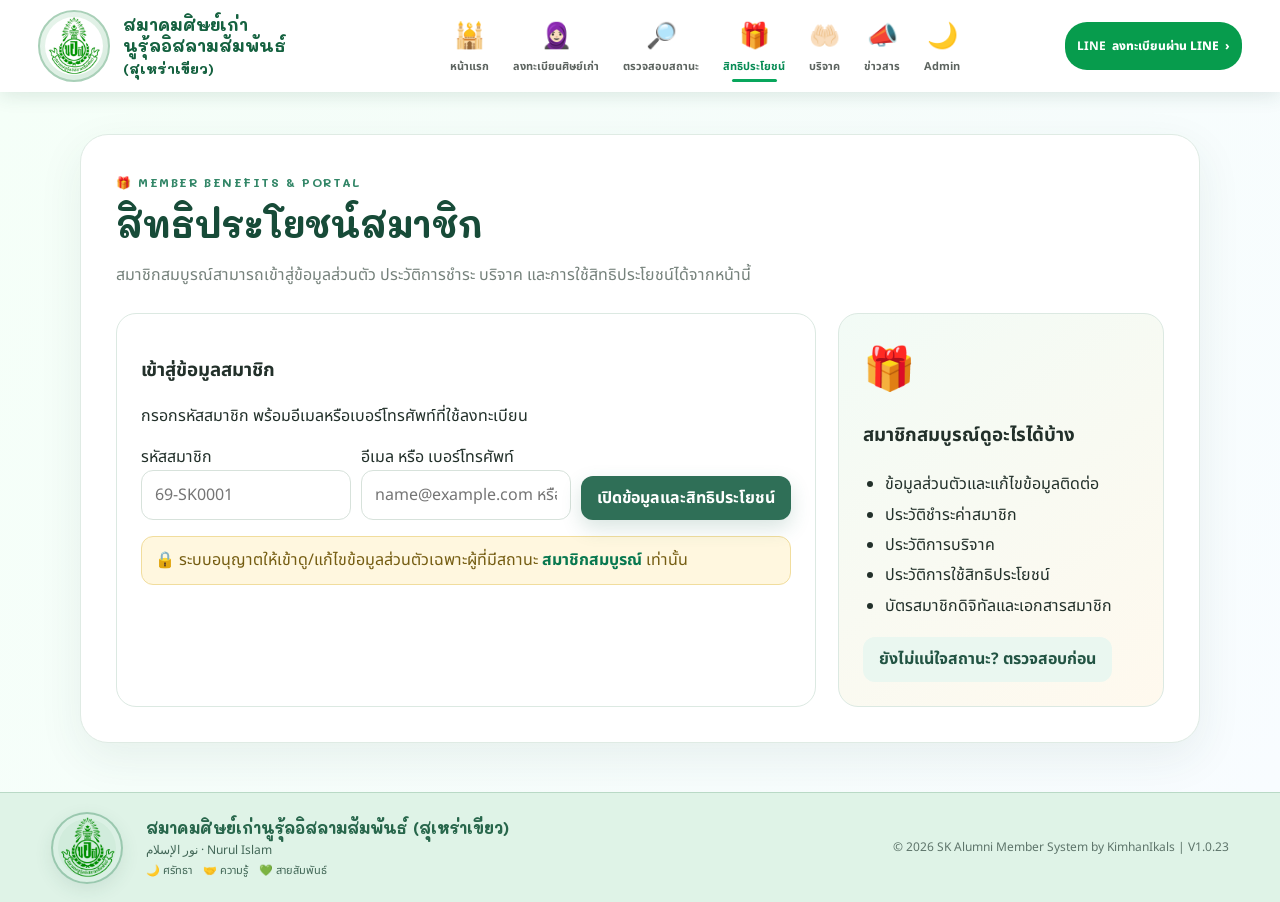
<file: member.html>
<!doctype html><html lang="th"><head><meta charset="utf-8"><meta name="viewport" content="width=device-width,initial-scale=1">
<link rel="preconnect" href="https://fonts.googleapis.com"><link rel="preconnect" href="https://fonts.gstatic.com" crossorigin>
<link href="https://fonts.googleapis.com/css2?family=Mali:wght@400;500;600;700&family=Noto+Sans+Thai:wght@400;500;600;700;800&display=swap" rel="stylesheet">
<link rel="stylesheet" href="assets/css/style.css"><title>สมาชิกของฉัน | SK Alumni Member System V1.0.23</title></head>
<body class="v105-page inner-page"><header class="v105-header">
      <a class="v105-brand" href="index.html">
        <img src="assets/img/association-logo.jpg" alt="โลโก้สมาคม">
        <b>สมาคมศิษย์เก่า<br>นูรุ้ลอิสลามสัมพันธ์<br><span>(สุเหร่าเขียว)</span></b>
      </a>
      <nav><a class="" href="index.html"><span>🕌</span><small>หน้าแรก</small></a><a class="" href="register.html"><span>🧕🏻</span><small>ลงทะเบียนศิษย์เก่า</small></a><a class="" href="status.html"><span>🔎</span><small>ตรวจสอบสถานะ</small></a><a class="active" href="member.html"><span>🎁</span><small>สิทธิประโยชน์</small></a><a class="" href="donation.html"><span>🤲🏻</span><small>บริจาค</small></a><a class="" href="index.html#news-center"><span>📣</span><small>ข่าวสาร</small></a><a class="" href="admin.html"><span>🌙</span><small>Admin</small></a></nav>
      <a class="linebtn" href="register.html"><b>LINE</b>&nbsp; ลงทะเบียนผ่าน LINE &nbsp;›</a>
    </header><main class="standalone-main member-gateway-main">
<section class="standalone-card member-gateway-card">
  <div class="page-intro"><span>🎁 MEMBER BENEFITS & PORTAL</span><h1>สิทธิประโยชน์สมาชิก</h1><p>สมาชิกสมบูรณ์สามารถเข้าสู่ข้อมูลส่วนตัว ประวัติการชำระ บริจาค และการใช้สิทธิประโยชน์ได้จากหน้านี้</p></div>
  <div class="member-gateway-grid">
    <section class="portal-login-box">
      <h3>เข้าสู่ข้อมูลสมาชิก</h3>
      <p>กรอกรหัสสมาชิก พร้อมอีเมลหรือเบอร์โทรศัพท์ที่ใช้ลงทะเบียน</p>
      <form id="memberPortalGatewayForm" class="portal-login-grid">
        <label>รหัสสมาชิก<input id="gatewayMemberCode" name="memberCode" required placeholder="69-SK0001" autocomplete="off"></label>
        <label>อีเมล หรือ เบอร์โทรศัพท์<input id="gatewayIdentifier" name="identifier" required placeholder="name@example.com หรือ 08xxxxxxxx"></label>
        <button class="btn btn-primary" type="submit">เปิดข้อมูลและสิทธิประโยชน์</button>
      </form>
      <div class="portal-access-note">🔒 ระบบอนุญาตให้เข้าดู/แก้ไขข้อมูลส่วนตัวเฉพาะผู้ที่มีสถานะ <b>สมาชิกสมบูรณ์</b> เท่านั้น</div>
    </section>
    <aside class="benefit-access-help">
      <span>🎁</span><h3>สมาชิกสมบูรณ์ดูอะไรได้บ้าง</h3>
      <ul><li>ข้อมูลส่วนตัวและแก้ไขข้อมูลติดต่อ</li><li>ประวัติชำระค่าสมาชิก</li><li>ประวัติการบริจาค</li><li>ประวัติการใช้สิทธิประโยชน์</li><li>บัตรสมาชิกดิจิทัลและเอกสารสมาชิก</li></ul>
      <a class="btn btn-soft" href="status.html">ยังไม่แน่ใจสถานะ? ตรวจสอบก่อน</a>
    </aside>
  </div>
</section>
</main>
<footer class="v105-footer">
      <div class="footer-logo-wrap"><img src="assets/img/association-logo.jpg" alt="โลโก้สมาคม"></div>
      <div class="footer-copy">
        <b>สมาคมศิษย์เก่านูรุ้ลอิสลามสัมพันธ์ (สุเหร่าเขียว)</b>
        <span>نور الإسلام · Nurul Islam</span>
        <small>🌙 ศรัทธา　🤝 ความรู้　💚 สายสัมพันธ์</small>
      </div>
      <div class="footer-copyright">© 2026 SK Alumni Member System by KimhanIkals | V1.0.23</div>
    </footer>
<div id="toast" class="toast"></div><div id="loading" class="loading hidden"><div class="spinner"></div><span>กำลังดำเนินการ...</span></div>
<script src="assets/js/app.js"></script><script src="assets/js/member.js"></script></body></html>
</file>
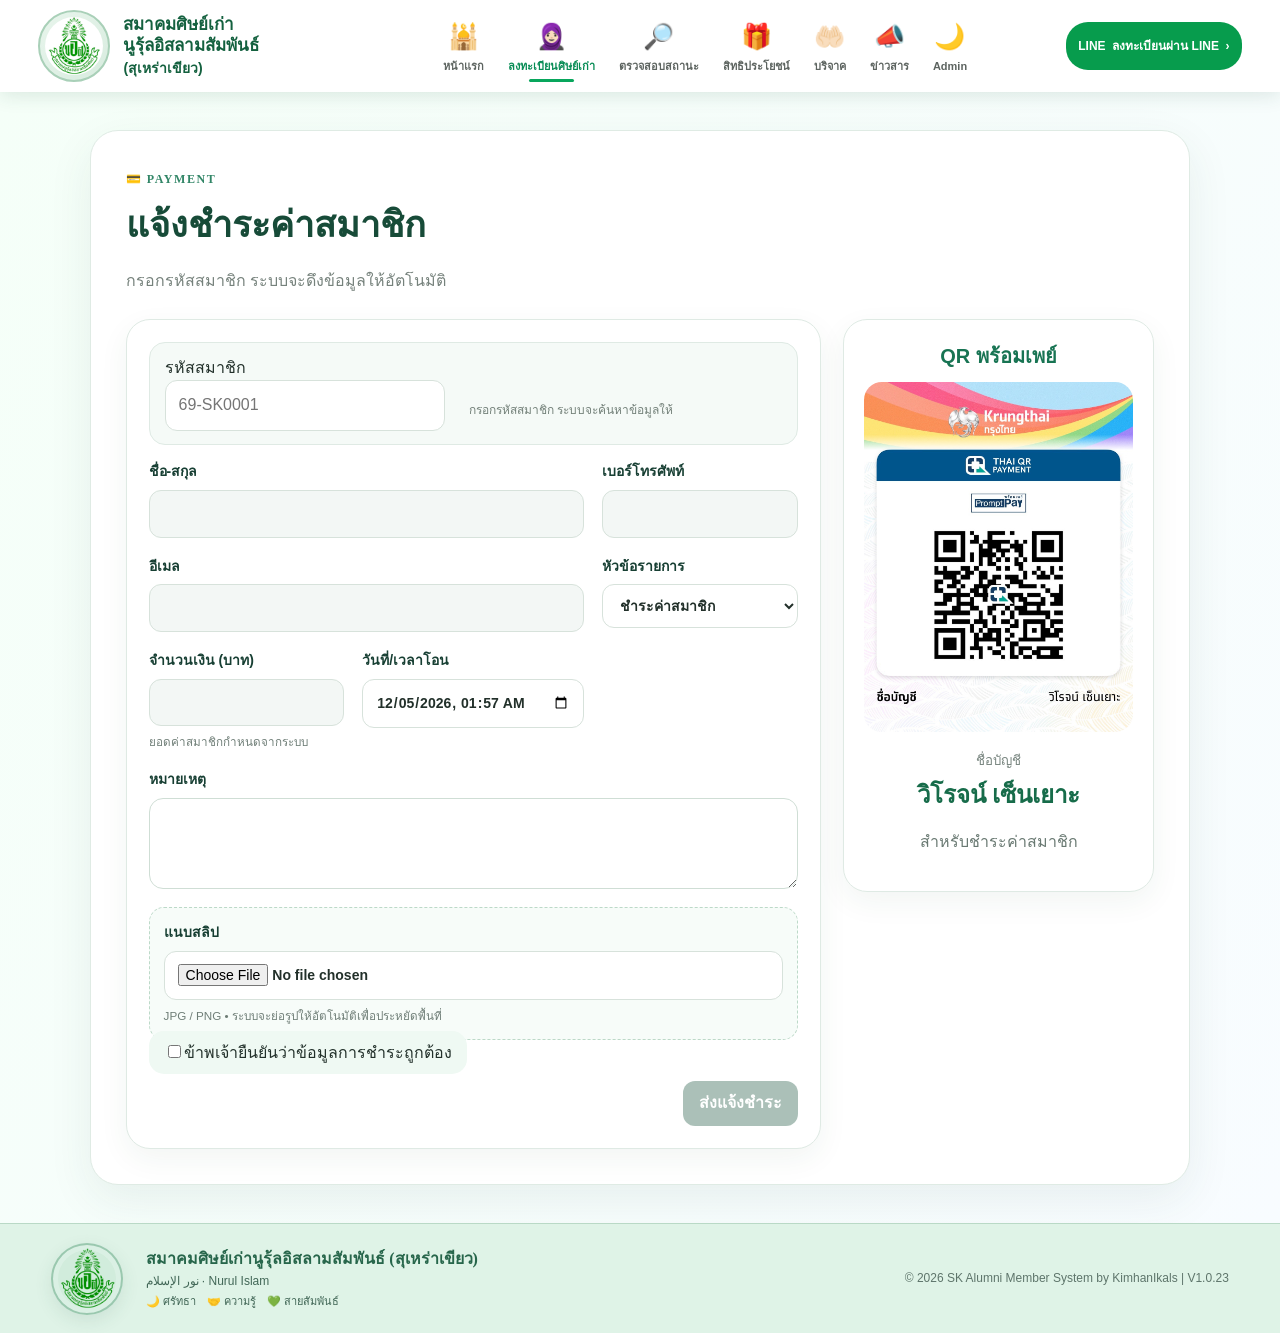
<file: payment.html>
<!doctype html><html lang="th"><head><meta charset="utf-8"><meta name="viewport" content="width=device-width,initial-scale=1">
<link rel="stylesheet" href="assets/css/style.css"><title>ชำระค่าสมาชิก | V1.0.23</title></head><body class="v105-page inner-page"><header class="v105-header">
      <a class="v105-brand" href="index.html">
        <img src="assets/img/association-logo.jpg" alt="โลโก้สมาคม">
        <b>สมาคมศิษย์เก่า<br>นูรุ้ลอิสลามสัมพันธ์<br><span>(สุเหร่าเขียว)</span></b>
      </a>
      <nav><a class="" href="index.html"><span>🕌</span><small>หน้าแรก</small></a><a class="active" href="register.html"><span>🧕🏻</span><small>ลงทะเบียนศิษย์เก่า</small></a><a class="" href="status.html"><span>🔎</span><small>ตรวจสอบสถานะ</small></a><a class="" href="member.html"><span>🎁</span><small>สิทธิประโยชน์</small></a><a class="" href="donation.html"><span>🤲🏻</span><small>บริจาค</small></a><a class="" href="index.html#news-center"><span>📣</span><small>ข่าวสาร</small></a><a class="" href="admin.html"><span>🌙</span><small>Admin</small></a></nav>
      <a class="linebtn" href="register.html"><b>LINE</b>&nbsp; ลงทะเบียนผ่าน LINE &nbsp;›</a>
    </header>

<main class="standalone-main"><section class="standalone-card smart-payment-page">
<div id="paymentJourneyBanner" class="payment-journey-banner hidden"></div><div class="page-intro"><span>💳 PAYMENT</span><h1>แจ้งชำระค่าสมาชิก</h1><p>กรอกรหัสสมาชิก ระบบจะดึงข้อมูลให้อัตโนมัติ</p></div>
<div class="donation-layout"><div class="donation-form-card"><form id="paymentForm" class="donation-form">
<div class="member-lookup-box"><label>รหัสสมาชิก<input id="paymentMemberCode" name="memberCode" placeholder="69-SK0001" maxlength="9" required></label><div id="paymentLookupStatus" class="member-lookup-status">กรอกรหัสสมาชิก ระบบจะค้นหาข้อมูลให้</div></div>
<div class="form-grid"><label class="span-2">ชื่อ-สกุล<input id="paymentName" readonly></label><label>เบอร์โทรศัพท์<input id="paymentPhone" readonly></label><label class="span-2">อีเมล<input id="paymentEmail" readonly></label>
<label>หัวข้อรายการ<select id="paymentTopic" name="paymentTopicId" required></select></label><label>จำนวนเงิน (บาท)<input id="paymentAmount" name="amount" type="number" min="1" step="0.01" required readonly><small>ยอดค่าสมาชิกกำหนดจากระบบ</small></label><label>วันที่/เวลาโอน<input name="paidAt" type="datetime-local" required></label>
<label class="span-3">หมายเหตุ<textarea name="note" rows="3"></textarea></label><label class="span-3 slip-upload">แนบสลิป<input id="paymentSlip" type="file" accept="image/*" required><small>JPG / PNG • ระบบจะย่อรูปให้อัตโนมัติเพื่อประหยัดพื้นที่</small></label></div>
<div id="paymentSlipPreviewBox" class="slip-preview-box hidden"><img id="paymentSlipPreview"><div><b>สลิปพร้อมส่งตรวจ</b><small>เจ้าหน้าที่จะตรวจสอบก่อนยืนยัน</small></div></div>
<label class="check-row donation-consent"><input name="consent" type="checkbox" required><span>ข้าพเจ้ายืนยันว่าข้อมูลการชำระถูกต้อง</span></label><div class="donation-submit-row"><button id="paymentSubmitBtn" class="btn btn-primary" disabled>ส่งแจ้งชำระ</button></div>
</form></div><aside class="donation-qr-side"><div class="donation-qr-title">QR พร้อมเพย์</div><img id="paymentQrImage" src="assets/img/membership-payment-qr.jpg" alt="QR สำหรับชำระค่าสมาชิก">
<div id="paymentQrAmount" class="payment-qr-amount"></div><small>ชื่อบัญชี</small><h2>วิโรจน์ เซ็นเยาะ</h2><p>สำหรับชำระค่าสมาชิก</p></aside></div></section></main><footer class="v105-footer">
      <div class="footer-logo-wrap"><img src="assets/img/association-logo.jpg" alt="โลโก้สมาคม"></div>
      <div class="footer-copy">
        <b>สมาคมศิษย์เก่านูรุ้ลอิสลามสัมพันธ์ (สุเหร่าเขียว)</b>
        <span>نور الإسلام · Nurul Islam</span>
        <small>🌙 ศรัทธา　🤝 ความรู้　💚 สายสัมพันธ์</small>
      </div>
      <div class="footer-copyright">© 2026 SK Alumni Member System by KimhanIkals | V1.0.23</div>
    </footer>

<div id="toast" class="toast"></div><div id="loading" class="loading hidden"><div class="spinner"></div></div><script src="assets/js/app.js"></script><script src="assets/js/payment.js"></script></body></html>
</file>
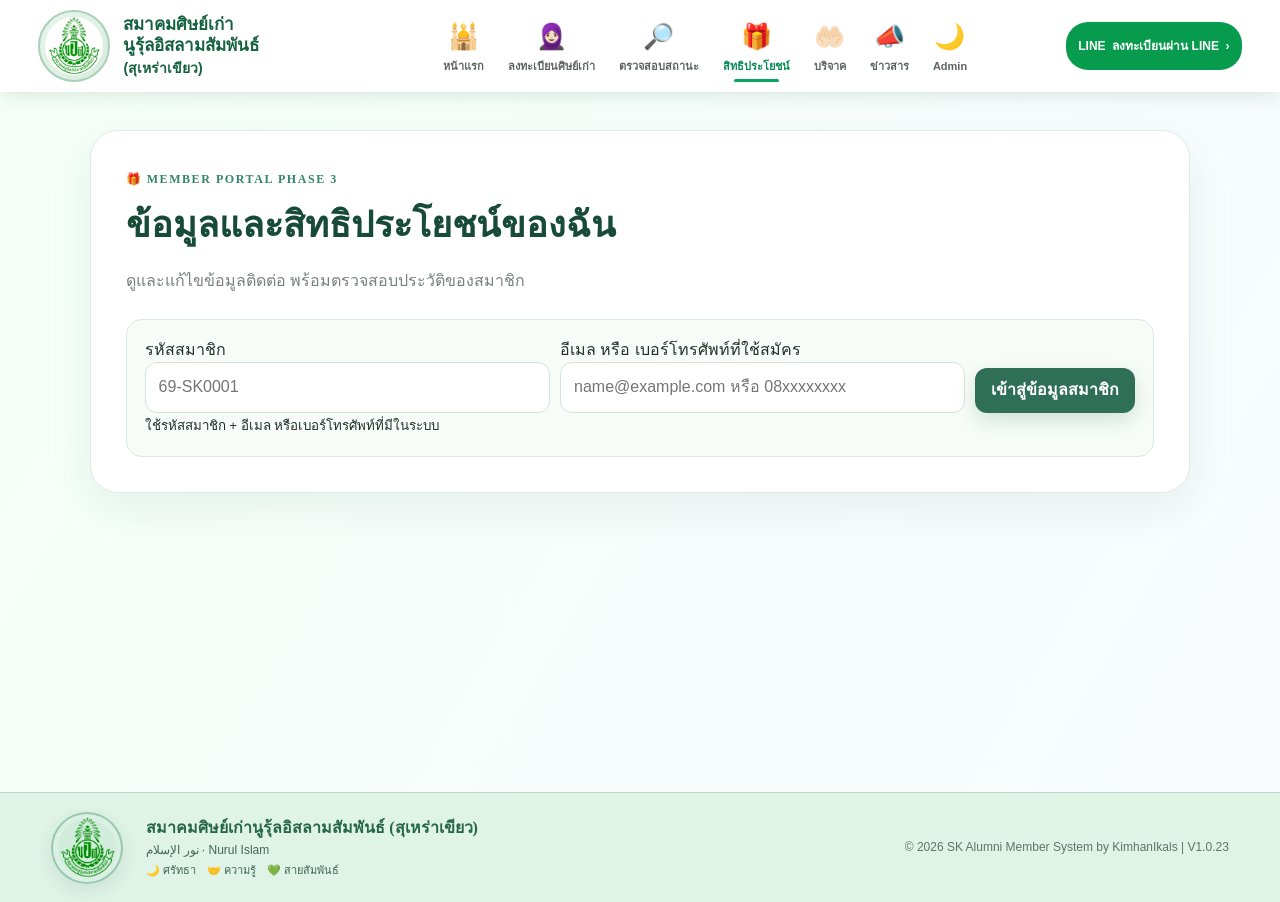
<file: portal.html>
<!doctype html><html lang="th"><head><meta charset="utf-8"><meta name="viewport" content="width=device-width,initial-scale=1"><link rel="stylesheet" href="assets/css/style.css"><title>ข้อมูลสมาชิก | V1.0.23</title></head><body class="v105-page inner-page"><header class="v105-header">
      <a class="v105-brand" href="index.html">
        <img src="assets/img/association-logo.jpg" alt="โลโก้สมาคม">
        <b>สมาคมศิษย์เก่า<br>นูรุ้ลอิสลามสัมพันธ์<br><span>(สุเหร่าเขียว)</span></b>
      </a>
      <nav><a class="" href="index.html"><span>🕌</span><small>หน้าแรก</small></a><a class="" href="register.html"><span>🧕🏻</span><small>ลงทะเบียนศิษย์เก่า</small></a><a class="" href="status.html"><span>🔎</span><small>ตรวจสอบสถานะ</small></a><a class="active" href="member.html"><span>🎁</span><small>สิทธิประโยชน์</small></a><a class="" href="donation.html"><span>🤲🏻</span><small>บริจาค</small></a><a class="" href="index.html#news-center"><span>📣</span><small>ข่าวสาร</small></a><a class="" href="admin.html"><span>🌙</span><small>Admin</small></a></nav>
      <a class="linebtn" href="register.html"><b>LINE</b>&nbsp; ลงทะเบียนผ่าน LINE &nbsp;›</a>
    </header><main class="standalone-main portal-main"><section class="standalone-card portal-card"><div class="page-intro"><span>🎁 MEMBER PORTAL PHASE 3</span><h1>ข้อมูลและสิทธิประโยชน์ของฉัน</h1><p>ดูและแก้ไขข้อมูลติดต่อ พร้อมตรวจสอบประวัติของสมาชิก</p></div><section id="portalLoginBox" class="portal-login-box"><div class="portal-login-grid"><label>รหัสสมาชิก<input id="portalMemberCode" placeholder="69-SK0001"></label><label>อีเมล หรือ เบอร์โทรศัพท์ที่ใช้สมัคร<input id="portalIdentifier" placeholder="name@example.com หรือ 08xxxxxxxx"></label><button id="portalLoginBtn" class="btn btn-primary" type="button">เข้าสู่ข้อมูลสมาชิก</button></div><small>ใช้รหัสสมาชิก + อีเมล หรือเบอร์โทรศัพท์ที่มีในระบบ</small></section><section id="portalContent" class="hidden"><div class="portal-profile-head"><img id="portalPhoto" class="portal-photo" alt="รูปสมาชิก"><div><span id="portalStatus" class="status-badge"></span><h2 id="portalName">-</h2><b id="portalCode">-</b></div><button id="portalLogoutBtn" class="btn btn-white" type="button">ออกจากข้อมูลของฉัน</button></div><div id="portalRenewalNotice" class="portal-renewal-notice hidden"></div>
<div class="portal-summary-grid">
  <article class="portal-summary-card blue"><span>🪪</span><div><small>สถานะสมาชิก</small><b id="portalSummaryStatus">-</b></div></article>
  <article class="portal-summary-card green"><span>💳</span><div><small>ชำระค่าสมาชิกสะสม</small><b id="portalSummaryPayments">0 บาท</b></div></article>
  <article class="portal-summary-card pink"><span>💚</span><div><small>บริจาคสะสม</small><b id="portalSummaryDonations">0 บาท</b></div></article>
  <article class="portal-summary-card purple"><span>🎁</span><div><small>ใช้สิทธิประโยชน์</small><b id="portalSummaryBenefits">0 ครั้ง</b></div></article>
</div>
<div class="portal-phase2-actions">
  <button id="portalCardBtn" class="btn btn-soft" type="button">🪪 บัตรสมาชิกดิจิทัล</button>
  <button id="portalCertificateBtn" class="btn btn-soft" type="button">📄 หลักฐานการเป็นสมาชิก / PDF</button>
  <label class="btn btn-soft portal-photo-upload">📷 เปลี่ยนรูปสมาชิก<input id="portalPhotoInput" type="file" accept="image/*" hidden></label>
</div>
<div class="portal-tabs"><button class="active" data-portal-tab="profile">ข้อมูลส่วนตัว</button><button data-portal-tab="payments">ประวัติชำระสมาชิก</button><button data-portal-tab="donations">ประวัติบริจาค</button><button data-portal-tab="benefits">ประวัติสิทธิประโยชน์</button></div><div data-portal-panel="profile" class="portal-panel"><form id="portalProfileForm" class="portal-profile-form"><label>ชื่อ-สกุล<input id="portalFullName" readonly></label><label>ชื่ออาหรับ<input id="portalArabicName" readonly></label><label>เบอร์โทรศัพท์<input id="portalPhone" name="phone"></label><label>อีเมล<input id="portalEditEmail" name="email" type="email"></label><fieldset class="portal-address-fieldset wide">
  <legend>ที่อยู่</legend>
  <div class="portal-address-grid">
    <label>บ้านเลขที่<input id="portalHouseNo" name="houseNo"></label>
    <label>หมู่<input id="portalMoo" name="moo"></label>
    <label>ซอย<input id="portalSoi" name="soi"></label>
    <label>ถนน<input id="portalRoad" name="road"></label>
    <label>ตำบล / แขวง<input id="portalSubdistrict" name="subdistrict" required></label>
    <label>อำเภอ / เขต<input id="portalDistrict" name="district" required></label>
    <label>จังหวัด<input id="portalProvince" name="province" required></label>
    <label>รหัสไปรษณีย์<input id="portalPostalCode" name="postalCode" inputmode="numeric" maxlength="5" required></label>
  </div>
</fieldset>
<button class="btn btn-primary" type="submit">บันทึกข้อมูลติดต่อและที่อยู่</button></form></div><div data-portal-panel="payments" class="portal-panel hidden"><div id="portalPayments"></div></div><div data-portal-panel="donations" class="portal-panel hidden"><div id="portalDonations"></div></div><div data-portal-panel="benefits" class="portal-panel hidden"><div id="portalBenefits"></div></div></section>
<div id="portalCardModal" class="member-detail-modal hidden"><div class="member-detail-backdrop" data-close-portal-card></div><div class="member-detail-card portal-card-modal"><div class="member-detail-head"><div><span class="eyebrow">DIGITAL MEMBER CARD</span><h2>บัตรสมาชิกดิจิทัล</h2></div><button class="detail-close" data-close-portal-card>×</button></div><div id="portalDigitalCard"></div><div class="member-detail-actions"><button class="btn btn-ghost" data-close-portal-card>ปิด</button><button id="portalCardPrintBtn" class="btn btn-primary">🖨️ พิมพ์ / PDF</button></div></div></div>
</section></main><footer class="v105-footer">
      <div class="footer-logo-wrap"><img src="assets/img/association-logo.jpg" alt="โลโก้สมาคม"></div>
      <div class="footer-copy">
        <b>สมาคมศิษย์เก่านูรุ้ลอิสลามสัมพันธ์ (สุเหร่าเขียว)</b>
        <span>نور الإسلام · Nurul Islam</span>
        <small>🌙 ศรัทธา　🤝 ความรู้　💚 สายสัมพันธ์</small>
      </div>
      <div class="footer-copyright">© 2026 SK Alumni Member System by KimhanIkals | V1.0.23</div>
    </footer><div id="toast" class="toast"></div><div id="loading" class="loading hidden"><div class="spinner"></div></div><script src="assets/js/app.js"></script><script src="assets/js/portal.js"></script></body></html>
</file>
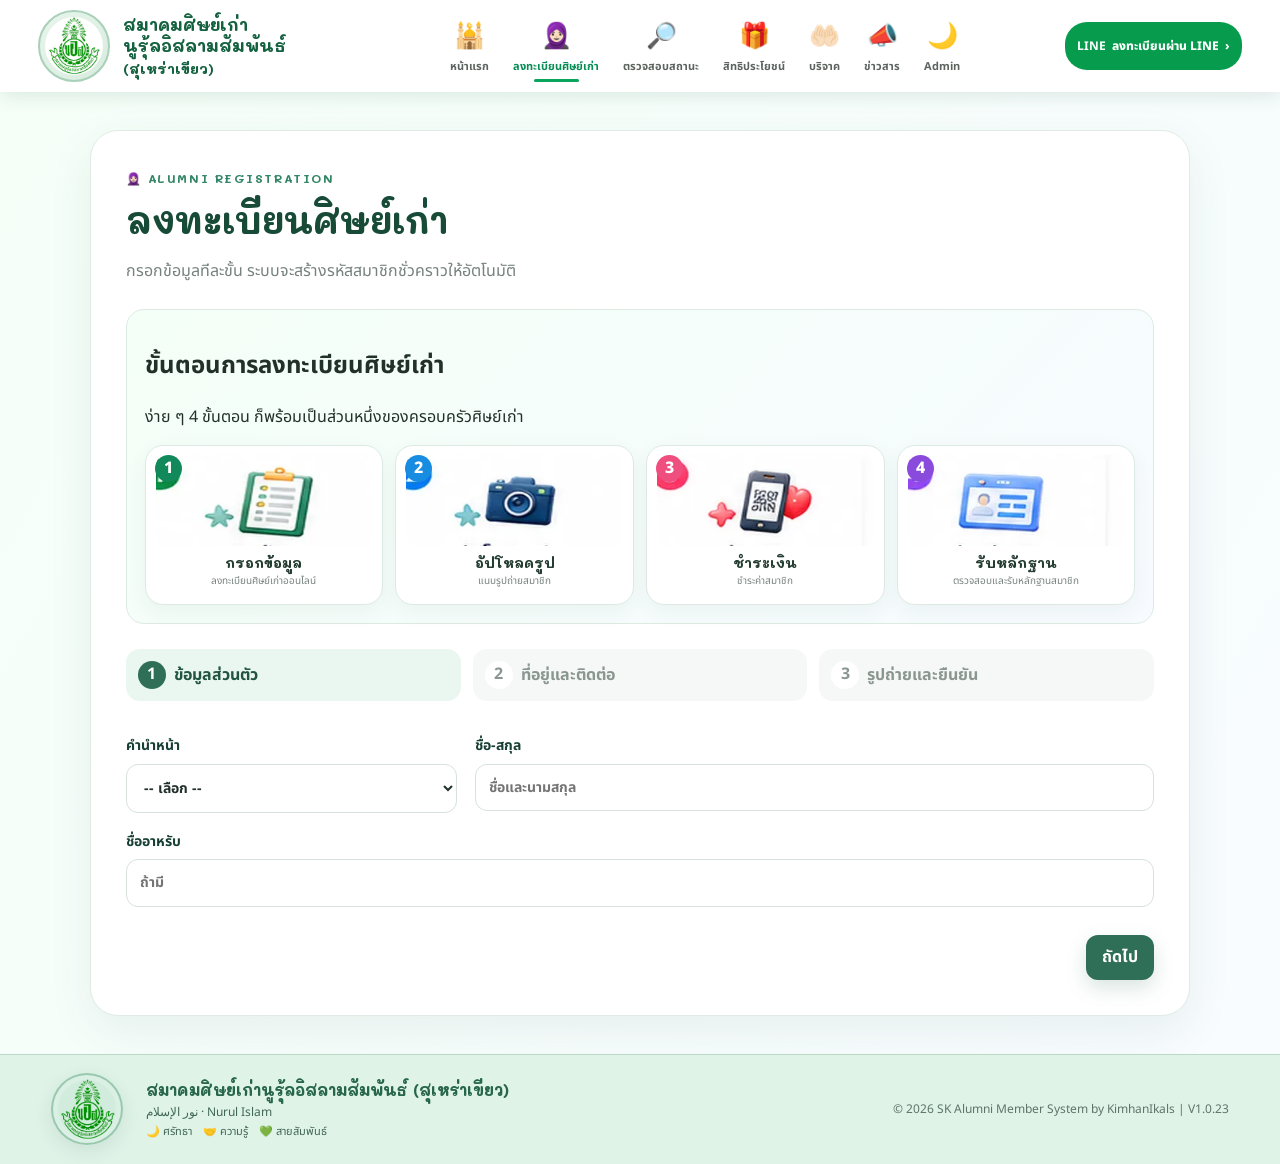
<file: register.html>
<!doctype html><html lang="th"><head><meta charset="utf-8"><meta name="viewport" content="width=device-width,initial-scale=1">
<link rel="preconnect" href="https://fonts.googleapis.com"><link rel="preconnect" href="https://fonts.gstatic.com" crossorigin>
<link href="https://fonts.googleapis.com/css2?family=Mali:wght@400;500;600;700&family=Noto+Sans+Thai:wght@400;500;600;700;800&display=swap" rel="stylesheet">
<link rel="stylesheet" href="assets/css/style.css"><title>ลงทะเบียนศิษย์เก่า | SK Alumni Member System V1.0.23</title></head>
<body class="v105-page inner-page"><header class="v105-header">
      <a class="v105-brand" href="index.html">
        <img src="assets/img/association-logo.jpg" alt="โลโก้สมาคม">
        <b>สมาคมศิษย์เก่า<br>นูรุ้ลอิสลามสัมพันธ์<br><span>(สุเหร่าเขียว)</span></b>
      </a>
      <nav><a class="" href="index.html"><span>🕌</span><small>หน้าแรก</small></a><a class="active" href="register.html"><span>🧕🏻</span><small>ลงทะเบียนศิษย์เก่า</small></a><a class="" href="status.html"><span>🔎</span><small>ตรวจสอบสถานะ</small></a><a class="" href="member.html"><span>🎁</span><small>สิทธิประโยชน์</small></a><a class="" href="donation.html"><span>🤲🏻</span><small>บริจาค</small></a><a class="" href="index.html#news-center"><span>📣</span><small>ข่าวสาร</small></a><a class="" href="admin.html"><span>🌙</span><small>Admin</small></a></nav>
      <a class="linebtn" href="register.html"><b>LINE</b>&nbsp; ลงทะเบียนผ่าน LINE &nbsp;›</a>
    </header>
<main class="standalone-main"><section class="standalone-card register-card">
<div class="page-intro"><span>🧕🏻 ALUMNI REGISTRATION</span><h1>ลงทะเบียนศิษย์เก่า</h1><p>กรอกข้อมูลทีละขั้น ระบบจะสร้างรหัสสมาชิกชั่วคราวให้อัตโนมัติ</p></div><section class="register-journey cute-register-journey">
  <h2>ขั้นตอนการลงทะเบียนศิษย์เก่า</h2>
  <p>ง่าย ๆ 4 ขั้นตอน ก็พร้อมเป็นส่วนหนึ่งของครอบครัวศิษย์เก่า</p>
  <div class="register-step-grid cute-register-step-grid">
    <div class="cute-step-card"><i>1</i><img src="[data-uri]" alt=""><b>กรอกข้อมูล</b><span>ลงทะเบียนศิษย์เก่าออนไลน์</span></div>
    <div class="cute-step-card"><i>2</i><img src="[data-uri]" alt=""><b>อัปโหลดรูป</b><span>แนบรูปถ่ายสมาชิก</span></div>
    <div class="cute-step-card"><i>3</i><img src="[data-uri]" alt=""><b>ชำระเงิน</b><span>ชำระค่าสมาชิก</span></div>
    <div class="cute-step-card"><i>4</i><img src="[data-uri]" alt=""><b>รับหลักฐาน</b><span>ตรวจสอบและรับหลักฐานสมาชิก</span></div>
  </div>
</section><div class="form-shell">
      <div class="section-head">
        <div><span class="eyebrow">REGISTER</span><h3>ลงทะเบียนศิษย์เก่า</h3>
          <p>กรอกข้อมูลให้ครบ ระบบจะสร้างรหัสสมาชิกให้อัตโนมัติ</p></div>
      </div>

      <div class="steps">
        <div class="step active" data-step-indicator="1"><span>1</span>ข้อมูลส่วนตัว</div>
        <div class="step" data-step-indicator="2"><span>2</span>ที่อยู่และติดต่อ</div>
        <div class="step" data-step-indicator="3"><span>3</span>รูปถ่ายและยืนยัน</div>
      </div>

      <form id="registerForm" novalidate>
        <div class="form-step active" data-step="1">
          <div class="form-grid">
            <label>คำนำหน้า
              <select name="prefix" required>
                <option value="">-- เลือก --</option>
                <option>นาย</option><option>นาง</option><option>นางสาว</option>
                <option>เด็กชาย</option><option>เด็กหญิง</option><option>อื่นๆ</option>
              </select>
            </label>
            <label id="prefixOtherWrap" class="span-2 hidden">คำนำหน้าอื่นๆ
              <input id="prefixOtherInput" name="prefixOther" placeholder="กรอกคำนำหน้าที่ต้องการ เช่น ดร. / อ. / ฮัจยี">
            </label>
            <label class="span-2">ชื่อ-สกุล
              <input name="fullName" required placeholder="ชื่อและนามสกุล">
            </label>
            <label class="span-3">ชื่ออาหรับ
              <input name="arabicName" placeholder="ถ้ามี">
            </label>
          </div>
        </div>

        <div class="form-step" data-step="2">
          <div class="address-helper">
            <div>
              <b>📍 เลือกที่อยู่อัตโนมัติ</b>
              <small>เริ่มจากรหัสไปรษณีย์ ระบบจะกรอง จังหวัด → อำเภอ/เขต → ตำบล/แขวง ให้แคบลงอัตโนมัติ</small>
            </div>
            <span id="addressDbStatus" class="address-db-status">กำลังเตรียมฐานข้อมูลที่อยู่...</span>
          </div>
          <div class="form-grid">
            <label>บ้านเลขที่<input name="houseNo" autocomplete="address-line1"></label>
            <label>หมู่<input name="moo" inputmode="numeric"></label>
            <label>ซอย<input name="soi"></label>
            <label>ถนน<input name="road"></label>

            <label>รหัสไปรษณีย์
              <div class="postal-search-wrap">
                <input id="postalCodeInput" name="postalCode" type="text" inputmode="numeric" maxlength="5"
                       autocomplete="postal-code" placeholder="พิมพ์ เช่น 11120" required disabled>
                <div id="postalSuggestions" class="postal-suggestions hidden"></div>
              </div>
              <small>พิมพ์เลข 1–5 หลัก ระบบจะกรองรหัสที่ตรงให้ทันที</small>
            </label>
            <label>จังหวัด
              <select id="provinceSelect" name="province" required disabled>
                <option value="">-- เลือกจังหวัด --</option>
              </select>
            </label>
            <label>อำเภอ / เขต
              <select id="districtSelect" name="district" required disabled>
                <option value="">-- เลือกอำเภอ / เขต --</option>
              </select>
            </label>
            <label>ตำบล / แขวง
              <select id="subdistrictSelect" name="subdistrict" required disabled>
                <option value="">-- เลือกตำบล / แขวง --</option>
              </select>
            </label>

            <label class="span-2">อีเมล<input name="email" type="email" required placeholder="name@example.com" autocomplete="email"></label>
            <label>เบอร์โทรศัพท์<input name="phone" type="tel" inputmode="tel" autocomplete="tel" placeholder="08xxxxxxxx" maxlength="15"></label>
          </div>
        </div>

        <div class="form-step" data-step="3">
          <div class="form-grid">
            <label class="span-3">รูปถ่ายสมาชิก
              <input id="photoInput" name="photo" type="file" accept="image/*" required>
              <small>รองรับ JPG / PNG / WEBP • เลือกไฟล์ต้นฉบับได้ไม่เกิน 8 MB และระบบจะย่อให้อัตโนมัติเพื่อประหยัดพื้นที่</small>
            </label>
            <div class="span-3 consent">
              <label class="check-row">
                <input type="checkbox" name="consent" required>
                <span>ข้าพเจ้ายืนยันว่าข้อมูลที่กรอกถูกต้อง และยินยอมให้สมาคมจัดเก็บข้อมูลเพื่อการบริหารสมาชิก</span>
              </label>
            </div>
          </div>
        </div>

        <div class="form-footer">
          <button type="button" id="prevBtn" class="btn btn-ghost" hidden>ย้อนกลับ</button>
          <div class="spacer"></div>
          <button type="button" id="nextBtn" class="btn btn-primary">ถัดไป</button>
          <button type="submit" id="submitBtn" class="btn btn-primary" hidden>ยืนยันการลงทะเบียน</button>
        </div>
      </form>
    </div></section></main><footer class="v105-footer">
      <div class="footer-logo-wrap"><img src="assets/img/association-logo.jpg" alt="โลโก้สมาคม"></div>
      <div class="footer-copy">
        <b>สมาคมศิษย์เก่านูรุ้ลอิสลามสัมพันธ์ (สุเหร่าเขียว)</b>
        <span>نور الإسلام · Nurul Islam</span>
        <small>🌙 ศรัทธา　🤝 ความรู้　💚 สายสัมพันธ์</small>
      </div>
      <div class="footer-copyright">© 2026 SK Alumni Member System by KimhanIkals | V1.0.23</div>
    </footer>
<div id="toast" class="toast"></div><div id="loading" class="loading hidden"><div class="spinner"></div><span>กำลังดำเนินการ...</span></div>
<script src="assets/js/address.js"></script><script src="assets/js/app.js"></script></body></html>
</file>
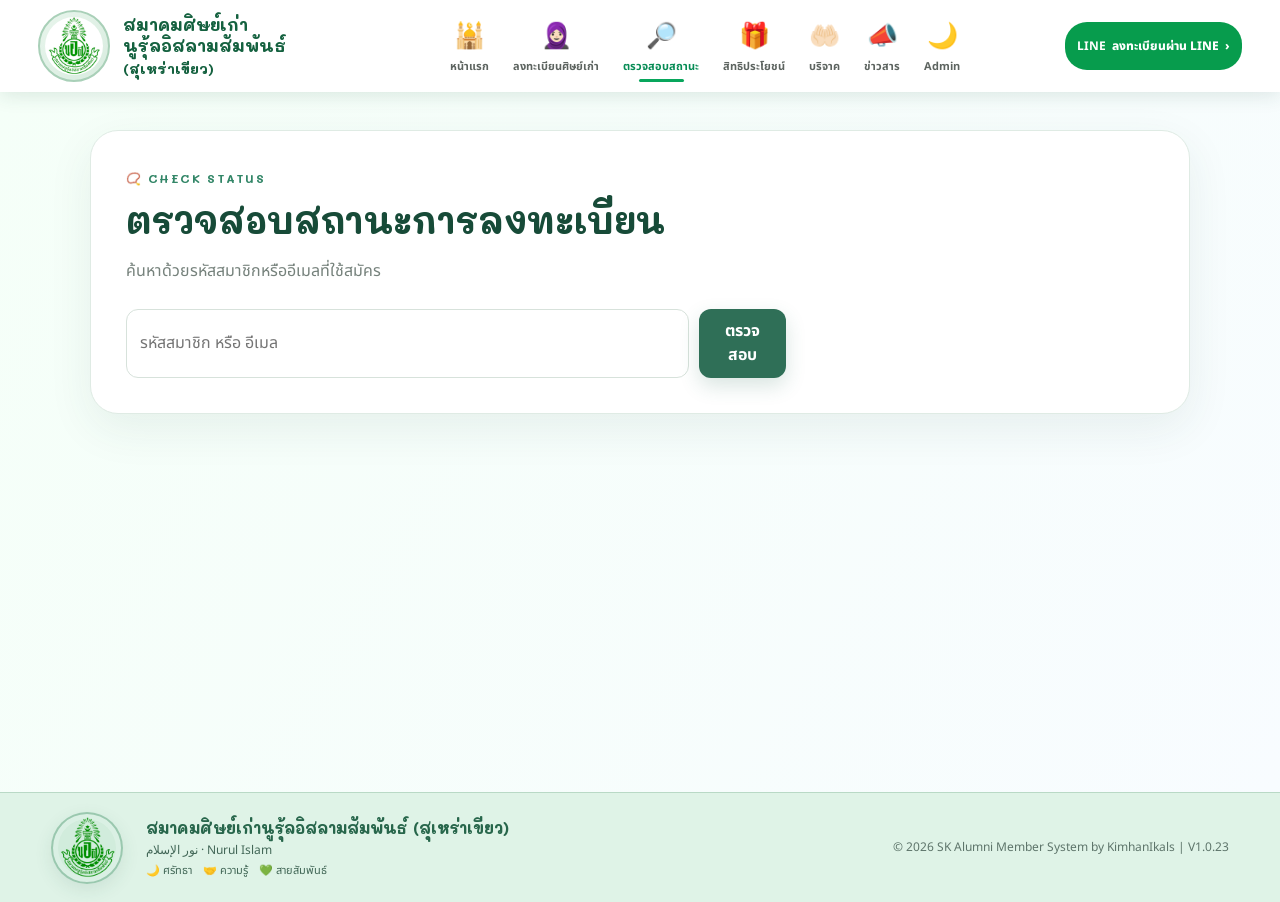
<file: status.html>
<!doctype html><html lang="th"><head><meta charset="utf-8"><meta name="viewport" content="width=device-width,initial-scale=1">
<link rel="preconnect" href="https://fonts.googleapis.com"><link rel="preconnect" href="https://fonts.gstatic.com" crossorigin>
<link href="https://fonts.googleapis.com/css2?family=Mali:wght@400;500;600;700&family=Noto+Sans+Thai:wght@400;500;600;700;800&display=swap" rel="stylesheet">
<link rel="stylesheet" href="assets/css/style.css"><title>ตรวจสอบสถานะ | SK Alumni Member System V1.0.23</title></head>
<body class="v105-page inner-page"><header class="v105-header">
      <a class="v105-brand" href="index.html">
        <img src="assets/img/association-logo.jpg" alt="โลโก้สมาคม">
        <b>สมาคมศิษย์เก่า<br>นูรุ้ลอิสลามสัมพันธ์<br><span>(สุเหร่าเขียว)</span></b>
      </a>
      <nav><a class="" href="index.html"><span>🕌</span><small>หน้าแรก</small></a><a class="" href="register.html"><span>🧕🏻</span><small>ลงทะเบียนศิษย์เก่า</small></a><a class="active" href="status.html"><span>🔎</span><small>ตรวจสอบสถานะ</small></a><a class="" href="member.html"><span>🎁</span><small>สิทธิประโยชน์</small></a><a class="" href="donation.html"><span>🤲🏻</span><small>บริจาค</small></a><a class="" href="index.html#news-center"><span>📣</span><small>ข่าวสาร</small></a><a class="" href="admin.html"><span>🌙</span><small>Admin</small></a></nav>
      <a class="linebtn" href="register.html"><b>LINE</b>&nbsp; ลงทะเบียนผ่าน LINE &nbsp;›</a>
    </header>
<main class="standalone-main"><section class="standalone-card status-card-page">
<div class="page-intro"><span>📿 CHECK STATUS</span><h1>ตรวจสอบสถานะการลงทะเบียน</h1><p>ค้นหาด้วยรหัสสมาชิกหรืออีเมลที่ใช้สมัคร</p></div>
<div class="status-shell">
      <form id="statusForm" class="inline-form">
        <input id="statusQuery" required placeholder="รหัสสมาชิก หรือ อีเมล">
        <button class="btn btn-primary">ตรวจสอบ</button>
      </form>
      <div id="statusResult"></div>
    </div></section></main><footer class="v105-footer">
      <div class="footer-logo-wrap"><img src="assets/img/association-logo.jpg" alt="โลโก้สมาคม"></div>
      <div class="footer-copy">
        <b>สมาคมศิษย์เก่านูรุ้ลอิสลามสัมพันธ์ (สุเหร่าเขียว)</b>
        <span>نور الإسلام · Nurul Islam</span>
        <small>🌙 ศรัทธา　🤝 ความรู้　💚 สายสัมพันธ์</small>
      </div>
      <div class="footer-copyright">© 2026 SK Alumni Member System by KimhanIkals | V1.0.23</div>
    </footer>
<div id="toast" class="toast"></div><div id="loading" class="loading hidden"><div class="spinner"></div><span>กำลังดำเนินการ...</span></div>
<script src="assets/js/app.js"></script></body></html>
</file>
<file: assets/css/style.css>
:root{
  --green-900:#173f33;--green-800:#225443;--green-700:#2f6f57;--green-600:#438a6b;
  --green-500:#63a987;--green-300:#a9d8c0;--green-200:#d2ebdd;--green-100:#eaf7f0;
  --green-50:#f5fbf7;--ink:#22302a;--muted:#6f7e77;--line:#dfe9e3;--white:#fff;
  --danger:#b94a4a;--danger-bg:#fdecec;--warn:#9b6b1e;--warn-bg:#fff4d8;
  --shadow:0 18px 50px rgba(31,80,61,.10);--radius:22px;
}
*{box-sizing:border-box}html{scroll-behavior:smooth}body{margin:0;font-family:Inter,"Noto Sans Thai","Sarabun",system-ui,-apple-system,sans-serif;color:var(--ink);background:var(--green-50);line-height:1.55}
a{text-decoration:none;color:inherit}button,input,select,textarea{font:inherit}
.topbar{position:sticky;top:0;z-index:20;display:flex;align-items:center;justify-content:space-between;gap:20px;padding:18px clamp(20px,5vw,70px);background:rgba(255,255,255,.94);backdrop-filter:blur(14px);border-bottom:1px solid var(--line)}
.topbar.compact{padding-block:12px}.brand{display:flex;gap:14px;align-items:center}.brand-mark{width:48px;height:48px;border-radius:15px;display:grid;place-items:center;background:linear-gradient(145deg,var(--green-700),var(--green-500));color:white;font-weight:800;box-shadow:0 8px 22px rgba(47,111,87,.25)}
.brand h1{font-size:clamp(16px,2vw,21px);margin:0;color:var(--green-900)}.brand p{margin:2px 0 0;color:var(--muted);font-size:13px}.version{background:var(--green-100);color:var(--green-700);padding:2px 7px;border-radius:999px;font-weight:700}
.nav-actions,.hero-actions{display:flex;gap:10px;flex-wrap:wrap}.btn{border:0;border-radius:12px;padding:10px 16px;font-weight:700;cursor:pointer;display:inline-flex;align-items:center;justify-content:center;transition:.18s ease}
.btn:hover{transform:translateY(-1px)}.btn-primary{background:var(--green-700);color:#fff;box-shadow:0 8px 20px rgba(47,111,87,.18)}.btn-soft{background:var(--green-100);color:var(--green-800)}.btn-ghost{background:transparent;color:var(--green-800);border:1px solid var(--line)}.btn-white{background:white;color:var(--green-800);border:1px solid var(--line)}.btn-danger{background:var(--danger-bg);color:var(--danger)}.btn-lg{padding:13px 20px}.full{width:100%}
.hero{min-height:560px;padding:80px clamp(22px,8vw,120px);display:grid;grid-template-columns:1.2fr .8fr;gap:60px;align-items:center;background:radial-gradient(circle at 85% 20%,#d8f0e2 0,transparent 32%),linear-gradient(180deg,#fff 0,#f1faf5 100%)}
.eyebrow{display:inline-block;font-size:12px;letter-spacing:.14em;font-weight:800;color:var(--green-600);margin-bottom:8px}.hero h2{font-size:clamp(38px,5vw,66px);line-height:1.08;margin:8px 0 20px;color:var(--green-900)}.hero-copy>p{max-width:700px;color:var(--muted);font-size:18px}
.hero-card{background:rgba(255,255,255,.82);border:1px solid white;padding:24px;border-radius:30px;box-shadow:var(--shadow);display:grid;gap:14px}.mini-card{display:flex;gap:14px;align-items:center;padding:17px;border:1px solid var(--line);border-radius:18px;background:white}.mini-icon{width:42px;height:42px;border-radius:13px;background:var(--green-100);color:var(--green-700);display:grid;place-items:center;font-weight:800}.mini-card small{display:block;color:var(--muted)}
.content-section{padding:72px clamp(22px,8vw,120px);background:white}.content-section.muted{background:var(--green-50)}.section-head{display:flex;justify-content:space-between;align-items:end;margin-bottom:28px}.section-head h3,.status-shell h3{font-size:32px;margin:0;color:var(--green-900)}.section-head p,.status-shell p{color:var(--muted)}
.cards-grid{display:grid;grid-template-columns:repeat(3,1fr);gap:18px}.info-card,.panel{background:#fff;border:1px solid var(--line);border-radius:var(--radius);padding:24px;box-shadow:0 10px 32px rgba(31,80,61,.05)}.tag{font-size:12px;background:var(--green-100);color:var(--green-700);padding:5px 9px;border-radius:999px}.info-card h4{font-size:20px;margin:15px 0 8px}
.form-shell{max-width:1050px;margin:auto;background:white;border:1px solid var(--line);border-radius:30px;padding:clamp(24px,5vw,48px);box-shadow:var(--shadow)}.steps{display:grid;grid-template-columns:repeat(3,1fr);gap:12px;margin:25px 0 34px}.step{padding:12px;border-radius:14px;background:#f6f8f7;color:#8a9690;font-weight:700}.step span{display:inline-grid;place-items:center;width:28px;height:28px;background:white;border-radius:50%;margin-right:8px}.step.active{background:var(--green-100);color:var(--green-800)}.step.active span{background:var(--green-700);color:white}
.form-step{display:none}.form-step.active{display:block}.form-grid{display:grid;grid-template-columns:repeat(3,1fr);gap:18px}.form-grid label,.login-card label{display:flex;flex-direction:column;gap:7px;font-weight:700;font-size:14px;color:var(--green-900)}.form-grid .span-2{grid-column:span 2}.form-grid .span-3{grid-column:span 3}input,select,textarea{width:100%;border:1px solid #d7e2db;border-radius:12px;padding:12px 13px;background:white;outline:none;color:var(--ink)}input:focus,select:focus,textarea:focus{border-color:var(--green-500);box-shadow:0 0 0 4px rgba(99,169,135,.12)}label small{font-weight:400;color:var(--muted)}.check-row{flex-direction:row!important;align-items:flex-start!important}.check-row input{width:auto;margin-top:5px}.consent{background:var(--green-50);padding:16px;border-radius:14px}.form-footer{display:flex;align-items:center;margin-top:28px;gap:12px}.spacer{flex:1}
.status-shell{max-width:900px;margin:auto}.inline-form{display:flex;gap:10px;max-width:660px;margin-top:20px}.status-card{margin-top:20px;padding:20px;border-radius:18px;background:var(--green-50);border:1px solid var(--green-200)}.status-card strong{font-size:20px;color:var(--green-900)}
.status-badge{display:inline-block;padding:5px 10px;border-radius:999px;font-size:12px;font-weight:800;background:var(--warn-bg);color:var(--warn)}.status-badge.active{background:var(--green-100);color:var(--green-800)}.status-badge.rejected{background:var(--danger-bg);color:var(--danger)}
footer{padding:28px clamp(22px,8vw,120px);display:flex;justify-content:space-between;gap:20px;color:var(--muted);background:var(--green-900)}footer b{color:white}
.toast{position:fixed;right:24px;bottom:24px;z-index:100;max-width:420px;padding:14px 18px;border-radius:14px;background:var(--green-900);color:white;box-shadow:var(--shadow);opacity:0;pointer-events:none;transform:translateY(10px);transition:.2s}.toast.show{opacity:1;transform:translateY(0)}.toast.error{background:#7d2d2d}.loading{position:fixed;inset:0;z-index:99;background:rgba(248,252,249,.75);display:grid;place-content:center;gap:12px;text-align:center;font-weight:700;color:var(--green-900);backdrop-filter:blur(3px)}.spinner{width:42px;height:42px;border:4px solid var(--green-200);border-top-color:var(--green-700);border-radius:50%;animation:spin .7s linear infinite;margin:auto}@keyframes spin{to{transform:rotate(360deg)}}.hidden{display:none!important}
.admin-main,.member-main{padding:40px clamp(20px,5vw,70px)}.login-panel{min-height:70vh;display:grid;place-items:center}.login-card{width:min(430px,100%);background:#fff;border:1px solid var(--line);border-radius:28px;padding:34px;box-shadow:var(--shadow)}.login-card h2{margin:2px 0}.login-card p{color:var(--muted);margin-top:4px}.login-card form{display:grid;gap:16px;margin-top:24px}.dashboard-heading{display:flex;justify-content:space-between;align-items:end;margin-bottom:22px}.dashboard-heading h2{font-size:32px;margin:0}.dashboard-heading p{color:var(--muted);margin:2px 0}.stats-grid{display:grid;grid-template-columns:repeat(4,1fr);gap:16px;margin-bottom:20px}.stat-card{background:#fff;border:1px solid var(--line);border-radius:20px;padding:22px;box-shadow:0 8px 28px rgba(31,80,61,.05)}.stat-card span{color:var(--muted)}.stat-card strong{display:block;font-size:34px;color:var(--green-800);margin-top:4px}.panel-head{display:flex;justify-content:space-between;gap:20px;align-items:end;margin-bottom:16px}.panel-head h3{margin:0;font-size:22px}.panel-head p{margin:3px 0;color:var(--muted)}.filters{display:flex;gap:10px}.table-wrap{overflow:auto}table{width:100%;border-collapse:collapse;min-width:900px}th,td{text-align:left;padding:13px 10px;border-bottom:1px solid #edf2ef;vertical-align:middle}th{font-size:12px;color:var(--muted);text-transform:uppercase}.row-actions{display:flex;gap:7px;flex-wrap:wrap}.row-actions select{min-width:170px;padding:8px}.row-actions .btn{padding:8px 10px;font-size:12px}.empty{text-align:center;padding:30px;color:var(--muted)}
.member-lookup{max-width:900px;margin:0 auto 24px}.align-end{display:flex;align-items:end}.member-card{display:flex;gap:20px;align-items:center;background:linear-gradient(135deg,var(--green-900),var(--green-700));color:white;padding:30px;border-radius:26px;box-shadow:var(--shadow);margin-bottom:20px}.member-avatar{width:96px;height:96px;border-radius:24px;background:white;color:var(--green-700);display:grid;place-items:center;font-size:28px;font-weight:800;background-size:cover;background-position:center}.member-identity h2{margin:8px 0 0}.member-identity p{margin:2px 0 8px;color:#dcece4}.member-identity .status-badge{background:#eaf7f0;color:var(--green-800)}.portal-grid{display:grid;grid-template-columns:1fr 1fr;gap:18px}.detail-list{display:grid;gap:10px}.detail-row{display:grid;grid-template-columns:140px 1fr;gap:10px}.detail-row span{color:var(--muted)}
@media(max-width:900px){.hero{grid-template-columns:1fr;padding-top:55px}.hero-card{display:none}.cards-grid,.stats-grid{grid-template-columns:1fr 1fr}.form-grid{grid-template-columns:1fr 1fr}.form-grid .span-3{grid-column:span 2}.portal-grid{grid-template-columns:1fr}.topbar{align-items:flex-start;flex-direction:column}.panel-head,.dashboard-heading{align-items:flex-start;flex-direction:column}.filters{width:100%}}
@media(max-width:620px){.cards-grid,.stats-grid,.form-grid{grid-template-columns:1fr}.form-grid .span-2,.form-grid .span-3{grid-column:span 1}.steps{grid-template-columns:1fr}.nav-actions{width:100%}.nav-actions .btn{flex:1}.inline-form{flex-direction:column}.hero{min-height:auto;padding:48px 22px}.hero h2{font-size:39px}.content-section{padding:50px 20px}.form-shell{padding:22px}.portal-grid{grid-template-columns:1fr}.member-card{align-items:flex-start}.member-avatar{width:76px;height:76px}.detail-row{grid-template-columns:1fr;gap:0}footer{flex-direction:column}}

.v102-home{margin:0;background:#fff;font-family:"Noto Sans Thai",sans-serif;color:#173b31}.v102-home a{text-decoration:none;color:inherit}.v102-header{min-height:92px;padding:8px 3%;display:grid;grid-template-columns:300px 1fr 170px;align-items:center;background:#fff;box-shadow:0 4px 18px #234b3c20;position:sticky;top:0;z-index:50}.v102-brand{display:flex;align-items:center;gap:12px;color:#12633f;font-family:"Mali";line-height:1.25}.v102-brand img{width:70px;height:70px;object-fit:contain}.v102-brand span{font-size:15px}.v102-header nav{display:flex;justify-content:center;gap:25px}.v102-header nav a{display:flex;flex-direction:column;text-align:center;font-size:24px;color:#4e5660}.v102-header nav small{font-size:12px;font-weight:700}.linebtn{background:#079c4d!important;color:#fff!important;border-radius:22px;padding:15px 12px;font-weight:800;text-align:center;font-size:12px}
.v102-hero{height:300px;display:grid;grid-template-columns:250px 570px 1fr;align-items:center;overflow:hidden;background:linear-gradient(110deg,#fff,#f5fff7 48%,#edf8ff);position:relative}.hero-logo{text-align:center;z-index:2}.hero-logo img{width:180px;height:180px;object-fit:contain}.hero-copy{text-align:center;z-index:2}.hero-copy>span{display:inline-block;background:#14865d;color:#fff;border-radius:8px 8px 25px 8px;padding:7px 25px;font:700 21px Mali}.hero-copy h1{font:700 43px Mali;color:#08714a;margin:10px 0 2px}.hero-copy h2{font:600 18px Mali;color:#16784e;margin:0}.hero-copy p{font:700 15px Mali;color:#263653}.mosque-photo{height:100%;position:relative;overflow:hidden;mask-image:linear-gradient(90deg,transparent,#000 18%);-webkit-mask-image:linear-gradient(90deg,transparent,#000 18%)}
.v102-features{margin:-5px 2% 0;padding:15px;background:#fff;border-radius:28px;box-shadow:0 8px 28px #244c3d1c;display:grid;grid-template-columns:repeat(6,1fr);gap:16px;position:relative;z-index:4}.f{text-align:center;border:1px solid #e4ebe7;border-radius:20px;overflow:hidden;box-shadow:0 5px 14px #2d493d12;padding-bottom:12px}.f i{height:105px;display:grid;place-items:center;background:#effaf3;font-style:normal;font-size:55px}.f b,.f small{display:block}.f b{font:700 16px Mali;color:#132e5b;margin-top:7px}.f small{font-size:11px;color:#747b84;margin:3px}.f em{display:block;width:82%;margin:8px auto 0;border-radius:999px;padding:8px;background:#08a654;color:#fff;font-style:normal;font-weight:700;font-size:12px}.blue i{background:#eef7ff}.blue em{background:#1588ef}.pink i{background:#fff0f2}.pink em{background:#ff3d70}.purple i{background:#f8efff}.purple em{background:#8d3bea}.orange i{background:#fff7e9}.orange em{background:#ff8b08}.teal i{background:#edfbfb}.teal em{background:#13a99b}
.v102-mid{display:grid;grid-template-columns:1.1fr .85fr 1fr;gap:15px;padding:14px 2%}.panel{background:#fff;border:1px solid #e1e8e4;border-radius:20px;padding:15px;box-shadow:0 4px 15px #1f413512}.panel h3{font:700 16px Mali;color:#187a57;margin:0 0 10px}.stats{display:grid;grid-template-columns:1fr 1fr;gap:10px}.stats div{padding:11px;border-radius:13px;background:#f0f6ff;color:#0876dd}.stats div:nth-child(2){background:#effaf4;color:#049653}.stats div:nth-child(3){background:#fff1f5;color:#f12e65}.stats div:nth-child(4){background:#f8f1ff;color:#7f37dc}.stats b{font-size:20px;margin-left:8px}.stats small{display:block;margin-left:31px}.quote{text-align:center;background:linear-gradient(135deg,#fff,#f1fff5);font-size:40px;color:#ffc400}.quote p{font:600 17px/1.6 Mali;color:#173c86;margin:0}.v102-bottom{display:grid;grid-template-columns:1.2fr 1fr;gap:15px;padding:0 2% 18px}.foursteps{display:grid;grid-template-columns:repeat(4,1fr);gap:8px}.foursteps a{border:1px solid #e3e9e6;border-radius:15px;text-align:center;padding:10px;font-size:26px}.foursteps b,.foursteps small{display:block}.foursteps b{font-size:13px}.foursteps small{font-size:10px;color:#737d78}.pay>div{display:grid;grid-template-columns:180px 1fr;align-items:center;gap:15px}.pay img{width:180px;height:180px;object-fit:contain;border-radius:10px}.pay aside a{display:inline-block;background:#08a654;color:#fff;padding:9px 26px;border-radius:999px;font-size:12px;font-weight:700}.v102-footer{background:linear-gradient(#edf9f0,#d9f1df);padding:15px 4%;display:flex;justify-content:space-between;align-items:center}.v102-footer>div{display:flex;align-items:center;text-align:center}.v102-footer img{width:60px;height:60px;object-fit:contain}.v102-footer p{font-size:11px;margin:0 0 0 10px}
@media(max-width:900px){.v102-header{grid-template-columns:1fr}.v102-header nav{overflow:auto;justify-content:flex-start}.linebtn{display:none}.v102-hero{height:auto;grid-template-columns:1fr;padding:25px 10px}.mosque-photo{height:170px;mask-image:none;-webkit-mask-image:none}.v102-features{grid-template-columns:repeat(2,1fr)}.v102-mid,.v102-bottom{grid-template-columns:1fr}.foursteps{grid-template-columns:repeat(2,1fr)}}

/* V1.0.3 fixes */
.mosque-photo img{width:100%;height:100%;object-fit:cover;object-position:center;display:block;filter:saturate(.82) contrast(.94) brightness(1.08)}
.mosque-photo:after{content:"";position:absolute;inset:0;background:linear-gradient(90deg,rgba(255,255,255,.65),rgba(255,255,255,.04) 38%,rgba(225,250,235,.10))}
.address-helper{grid-column:1/-1;display:flex;justify-content:space-between;gap:18px;align-items:center;padding:14px 16px;margin-bottom:18px;border-radius:16px;background:linear-gradient(135deg,#eefaf3,#f4fbff);border:1px solid #dcebe3}
.address-helper b{display:block;color:#176747}.address-helper small{display:block;color:#6d7c75;margin-top:2px}.address-db-status{white-space:nowrap;font-size:12px;font-weight:700;color:#8a6b22;background:#fff5d9;padding:7px 10px;border-radius:999px}.address-db-status.ready{color:#18714d;background:#e6f7ed}.address-db-status.error{color:#a24040;background:#fdecec}
button.hidden,.btn.hidden,[hidden]{display:none!important}
.sk-modal{position:fixed;inset:0;z-index:9999;display:grid;place-items:center;padding:20px}.sk-modal.hidden{display:none!important}.sk-modal-backdrop{position:absolute;inset:0;background:rgba(17,48,37,.46);backdrop-filter:blur(4px)}.sk-modal-card{position:relative;width:min(430px,100%);background:#fff;border-radius:26px;padding:28px;text-align:center;box-shadow:0 28px 80px rgba(18,63,45,.25);animation:skPop .18s ease-out}.sk-modal-icon{width:64px;height:64px;margin:0 auto 14px;border-radius:50%;display:grid;place-items:center;font-size:31px;font-weight:900;color:#fff;background:#28a36a}.sk-modal-icon.warning{background:#f1ac32}.sk-modal-icon.error{background:#d85a5a}.sk-modal-title{font-family:"Mali","Noto Sans Thai",sans-serif;color:#174d38;font-size:22px;margin:0 0 8px}.sk-modal-message{color:#64736c;line-height:1.7}.sk-modal-actions{display:flex;justify-content:center;gap:10px;margin-top:22px}.sk-modal-actions .btn{min-width:105px}@keyframes skPop{from{transform:scale(.94);opacity:.4}to{transform:scale(1);opacity:1}}
@media(max-width:760px){.address-helper{align-items:flex-start;flex-direction:column}.address-db-status{white-space:normal}}

.postal-search-wrap{position:relative}.postal-suggestions{position:absolute;left:0;right:0;top:calc(100% + 5px);max-height:300px;overflow:auto;background:#fff;border:1px solid #cfe0d6;border-radius:14px;box-shadow:0 16px 40px rgba(30,74,56,.18);z-index:30;padding:6px}.postal-option{width:100%;border:0;background:#fff;text-align:left;padding:10px 12px;border-radius:10px;cursor:pointer;display:flex;gap:12px}.postal-option:hover{background:#edf8f2}.postal-option b{min-width:60px;color:#156d49}.postal-option span{font-size:11px;color:#738079}.postal-empty{padding:12px;color:#9b5b5b}
.btn-view{background:#e9f5ff!important;color:#17669c!important}.btn-print{background:#f3ecff!important;color:#7046a0!important}
.member-detail-modal{position:fixed;inset:0;z-index:9998;display:grid;place-items:center;padding:20px}.member-detail-modal.hidden{display:none!important}.member-detail-backdrop{position:absolute;inset:0;background:#0f30237a;backdrop-filter:blur(4px)}.member-detail-card{position:relative;background:#fff;width:min(880px,96vw);max-height:92vh;overflow:auto;border-radius:26px;padding:25px;box-shadow:0 30px 90px #0f302347}.member-detail-head{display:flex;justify-content:space-between;border-bottom:1px solid #e4ede8;padding-bottom:13px}.detail-close{border:0;background:#eff6f2;width:38px;height:38px;border-radius:50%;font-size:25px}.detail-profile{display:flex;gap:18px;align-items:center;padding:20px 0}.detail-photo{width:105px;height:125px;border-radius:15px;object-fit:cover;border:1px solid #d7e4dc}.detail-photo.placeholder{display:grid;place-items:center;background:#edf8f2}.detail-grid{display:grid;grid-template-columns:1fr 1fr;gap:10px}.detail-item{padding:11px 13px;border-radius:12px;background:#f7faf8;border:1px solid #e5ece8}.detail-item span{display:block;font-size:11px;color:#76837d}.detail-item b{display:block}.member-detail-actions{display:flex;justify-content:flex-end;gap:10px;margin-top:20px}
.stats-grid .stat-card:nth-child(1){background:linear-gradient(135deg,#eef7ff,#fff);border-color:#cfe5fa}.stats-grid .stat-card:nth-child(1) strong{color:#287fc1}
.stats-grid .stat-card:nth-child(2){background:linear-gradient(135deg,#fff7df,#fff);border-color:#f1dfa8}.stats-grid .stat-card:nth-child(2) strong{color:#b98519}
.stats-grid .stat-card:nth-child(3){background:linear-gradient(135deg,#eaf9f0,#fff);border-color:#ccebd9}.stats-grid .stat-card:nth-child(3) strong{color:#2e8a5e}
.stats-grid .stat-card:nth-child(4){background:linear-gradient(135deg,#fff0f3,#fff);border-color:#f0ccd4}.stats-grid .stat-card:nth-child(4) strong{color:#c95b73}
@media(max-width:720px){.detail-grid{grid-template-columns:1fr}}

/* V1.0.23 */
.v105-page{min-height:100vh;background:#f7fcf9;font-family:"Noto Sans Thai",sans-serif}.v105-header{min-height:92px;padding:8px 3%;display:grid;grid-template-columns:310px 1fr 180px;align-items:center;background:#fff;box-shadow:0 4px 18px rgba(30,73,55,.12);position:sticky;top:0;z-index:70}.v105-brand{display:flex;align-items:center;gap:13px;color:#14613f}.v105-brand img{width:72px;height:72px;object-fit:contain}.v105-brand b{font:700 17px/1.25 "Mali",sans-serif}.v105-brand span{font-size:14px}.v105-header nav{display:flex;justify-content:center;gap:24px}.v105-header nav a{display:flex;flex-direction:column;align-items:center;gap:3px;color:#5d6460;font-weight:700;position:relative}.v105-header nav span{font-size:25px}.v105-header nav small{font-size:11px}.v105-header nav a.active{color:#078c55}.v105-header nav a.active:after{content:"";width:45px;height:3px;background:#08a65c;border-radius:4px;position:absolute;bottom:-7px}.v105-header .linebtn{justify-self:end}.standalone-main{padding:38px clamp(18px,7vw,110px);min-height:calc(100vh - 200px);background:linear-gradient(120deg,#f5fff8,#f8fcff)}.standalone-card{max-width:1180px;margin:auto;background:#fff;border:1px solid #dfebe4;border-radius:28px;padding:35px;box-shadow:0 15px 45px rgba(34,80,61,.08)}.page-intro{margin-bottom:25px}.page-intro>span{font:700 12px "Mali";letter-spacing:.13em;color:#328667}.page-intro h1{font:700 36px "Mali";color:#174b38;margin:5px 0}.page-intro p{color:#76827c}.standalone-card .form-shell{max-width:none;box-shadow:none;border:0;padding:0}.standalone-card .form-shell>.section-head{display:none}.status-card-page .status-shell{max-width:none}.btn:disabled,.btn.is-disabled{opacity:.42!important;cursor:not-allowed!important;transform:none!important;box-shadow:none!important;filter:grayscale(.2)}
.v105-footer{padding:18px 4%;min-height:110px;background:linear-gradient(135deg,#dcefe3,#cce8d7 55%,#dff3e7);display:grid;grid-template-columns:80px 1fr auto;align-items:center;gap:15px;color:#426757;border-top:1px solid #b9d9c6}.footer-logo-wrap{width:72px;height:72px;border-radius:50%;display:grid;place-items:center;background:rgba(202,232,214,.65);border:2px solid rgba(38,126,83,.32);box-shadow:inset 0 0 0 5px rgba(255,255,255,.22),0 6px 18px rgba(35,91,66,.10);overflow:hidden}.footer-logo-wrap img{width:61px;height:61px;object-fit:contain;mix-blend-mode:multiply;filter:saturate(1.08) contrast(1.03)}.footer-copy b,.footer-copy span,.footer-copy small{display:block}.footer-copy b{font-family:"Mali";color:#27664b}.footer-copy span{font-size:12px}.footer-copy small{font-size:11px;margin-top:2px}.footer-copyright{font-size:12px;color:#5e756b}
.row-actions{display:flex!important;align-items:center!important;gap:6px!important;flex-wrap:nowrap!important;white-space:nowrap}.row-actions select{min-width:155px!important;width:155px!important}.row-actions .btn{flex:0 0 auto!important;padding:8px 9px!important}.table-wrap table{min-width:1080px}.admin-tabs{display:flex;gap:8px;flex-wrap:wrap;margin-bottom:18px}.admin-tab{border:1px solid #dce9e1;background:#fff;color:#4d685b;padding:10px 15px;border-radius:14px;font-weight:700;cursor:pointer}.admin-tab.active{background:#257b5a;color:#fff;border-color:#257b5a}.admin-card-list{display:grid;gap:10px}.admin-list-item{display:flex;justify-content:space-between;gap:15px;align-items:center;padding:14px;border:1px solid #e2ece6;border-radius:15px;background:#fbfefc}.admin-list-item>div:first-child{display:grid;gap:4px}.inline-actions{display:flex;gap:7px}.media-grid{display:grid;grid-template-columns:repeat(4,1fr);gap:12px}.media-card{border:1px solid #e2ebe6;border-radius:16px;padding:10px;background:#fff;display:grid;gap:5px;overflow:hidden}.media-card img,.media-file-icon{width:100%;height:125px;object-fit:cover;border-radius:10px;background:#eff7f2}.media-file-icon{display:grid;place-items:center;font-size:40px}.media-card b{font-size:12px;overflow:hidden;text-overflow:ellipsis;white-space:nowrap}.media-card small{font-size:10px;color:#79847f}.settings-grid{display:grid;grid-template-columns:1fr 1fr;gap:15px}.settings-grid label{font-weight:700;color:#315a48}.settings-actions{grid-column:1/-1;text-align:right}.news-form{display:grid;gap:14px;margin-top:18px}
@media(max-width:1050px){.v105-header{grid-template-columns:260px 1fr}.v105-header .linebtn{display:none}.v105-header nav{gap:11px}.media-grid{grid-template-columns:repeat(3,1fr)}}@media(max-width:760px){.v105-header{grid-template-columns:1fr;position:relative}.v105-brand{justify-content:center}.v105-header nav{justify-content:flex-start;overflow:auto;padding:8px}.standalone-main{padding:20px 12px}.standalone-card{padding:22px 16px}.v105-footer{grid-template-columns:65px 1fr}.footer-copyright{grid-column:1/-1;text-align:center}.row-actions{flex-wrap:wrap!important}.media-grid{grid-template-columns:1fr 1fr}.settings-grid{grid-template-columns:1fr}.settings-actions{grid-column:auto}}

/* V1.0.23 */
.btn-edit{background:#fff3d9!important;color:#9a6811!important}.detail-profile-v106{align-items:flex-start}.detail-identity{flex:1}.detail-status-line{display:flex;align-items:center;justify-content:space-between;gap:20px}.detail-name-code{text-align:right}.detail-name-code h3{font-size:28px;margin:0;color:#183d31}.detail-name-code h3 span{font-size:.72em;font-weight:600}.detail-name-code strong{font-size:23px;color:#257b5a;display:block;margin-top:6px}.member-edit-form{margin-top:18px}.member-edit-form input{width:100%}
#newsList{max-height:390px;overflow-y:auto;padding-right:6px;display:grid;gap:8px}#newsList .info-card{padding:14px 16px;border-radius:16px;box-shadow:none}#newsList .info-card h4{font-size:16px;margin:8px 0 4px}#newsList .info-card p{font-size:13px;line-height:1.45;margin:0;display:-webkit-box;-webkit-line-clamp:2;-webkit-box-orient:vertical;overflow:hidden}
@media(max-width:760px){.detail-status-line{align-items:flex-start;flex-direction:column}.detail-name-code{text-align:left}.detail-name-code h3{font-size:22px}}

.v107-detail-profile{display:grid!important;grid-template-columns:130px 1fr auto;gap:22px!important;align-items:center!important}.detail-member-code{font-size:34px;font-weight:800;color:#187b59;white-space:nowrap}.detail-member-name{font-size:24px!important;margin:10px 0 2px!important}.detail-arabic{margin:0;color:#728078}
.register-journey{margin:0 0 24px;padding:18px;border:1px solid #dceae2;border-radius:18px;background:#f5fbf7}.register-step-grid{display:grid;grid-template-columns:repeat(4,1fr);gap:10px}.register-step-grid>div{text-align:center;background:#fff;border:1px solid #e2ebe6;border-radius:14px;padding:14px}.register-step-grid b,.register-step-grid strong,.register-step-grid span{display:block}.register-step-grid b{font-size:22px;color:#19855a}.register-step-grid span{font-size:11px;color:#75817b}
.news-mini{height:420px!important;max-height:420px!important;overflow:hidden!important}.news-mini #newsList{height:340px!important;max-height:340px!important;overflow-y:auto!important;overflow-x:hidden!important;padding-right:6px}
.member-pager{display:flex;justify-content:space-between;align-items:center;margin:8px 0;padding:8px 10px;border:1px solid #e2ebe6;border-radius:12px;background:#f8fbf9;font-size:12px}.member-pager button{border:1px solid #d7e4dc;background:#fff;border-radius:8px;padding:5px 10px}.btn-edit{background:#fff3d8!important;color:#8a651b!important}
.payment-page-grid{display:grid;grid-template-columns:minmax(280px,420px) 1fr;gap:28px;align-items:center}.payment-qr-card,.payment-info-card{background:#fff;border:1px solid #dfe9e3;border-radius:20px;padding:22px}.payment-qr-card img{width:100%;border-radius:14px}.payment-info-card h2{color:#176c4a}
@media(max-width:760px){.v107-detail-profile{grid-template-columns:90px 1fr}.detail-member-code{grid-column:1/-1}.register-step-grid{grid-template-columns:1fr 1fr}.payment-page-grid{grid-template-columns:1fr}.member-pager{flex-direction:column;align-items:flex-start}}

/* ===== V1.0.23 Cute Homepage & News ===== */
.v102-features,.feature-grid{gap:14px!important}
.f,.feature-card{border-radius:22px!important;box-shadow:0 8px 22px rgba(48,79,65,.09)!important;transition:.18s ease!important}
.f:hover,.feature-card:hover{transform:translateY(-4px) scale(1.01)!important}
.f i,.feature-art{height:110px!important;overflow:hidden}
.cute-visual{display:flex;align-items:center;justify-content:center;gap:2px;font-size:48px;filter:drop-shadow(0 5px 6px rgba(0,0,0,.08))}
.cute-visual.people span:first-child{transform:translateX(6px)}.cute-visual.people span:last-child{transform:translateX(-6px)}
.home-news-panel{height:360px!important;max-height:360px!important;overflow:hidden!important;padding:14px!important}
.home-news-head{display:flex;justify-content:space-between;align-items:center;margin-bottom:8px}.home-news-head h3{margin:0!important}.news-all-btn{border:0;background:transparent;color:#168567;font-weight:700;cursor:pointer}
.home-news-list{height:298px!important;overflow:hidden!important;display:grid;grid-template-rows:repeat(4,1fr);gap:5px}
.home-news-item{display:grid;grid-template-columns:54px 1fr 24px;gap:10px;align-items:center;padding:7px 6px;border-bottom:1px solid #edf1ee;min-height:0}
.home-news-item:last-child{border-bottom:0}.news-thumb{width:50px;height:50px;border-radius:12px;display:grid;place-items:center;font-size:25px}.news-thumb.mint{background:#e9f8f0}.news-thumb.pink{background:#fff0f4}.news-thumb.blue{background:#edf6ff}.news-thumb.amber{background:#fff7e7}
.home-news-copy{min-width:0}.news-meta{display:flex;gap:7px;align-items:center;font-size:9px;color:#7a857f}.news-meta span{padding:2px 6px;border-radius:999px;background:#e7f5ed;color:#31765c}.home-news-copy h4{font-size:12px;margin:2px 0 1px;white-space:nowrap;overflow:hidden;text-overflow:ellipsis;color:#263b32}.home-news-copy p{font-size:9px;margin:0;color:#6f7c76;white-space:nowrap;overflow:hidden;text-overflow:ellipsis}.news-arrow{border:0;background:transparent;font-size:24px;color:#168567;cursor:pointer}.news-empty,.news-loading{display:grid;place-items:center;height:100%;color:#7c8983;font-size:12px}
.all-news-modal{max-height:48vh;overflow:auto;display:grid;gap:7px;text-align:left}.all-news-row{width:100%;border:1px solid #e1ebe5;background:#fff;border-radius:12px;padding:10px;text-align:left;cursor:pointer}.all-news-row b,.all-news-row span{display:block}.all-news-row span{font-size:10px;color:#78847e}
.news-form button[type="submit"]:disabled{opacity:.6!important;cursor:wait!important}
@media(max-width:760px){.home-news-panel{height:350px!important}.home-news-list{height:285px!important}.cute-visual{font-size:41px}}

/* =================================================
   V1.0.23 Cute Visual Polish
   ================================================= */
.v102-mid{
  align-items:start !important;
}
.cute-feature-grid{
  padding:14px 16px 15px !important;
  gap:14px !important;
}
.cute-feature-card{
  overflow:hidden !important;
  background:#fff !important;
  min-height:218px !important;
}
.cute-card-art{
  height:105px !important;
  width:100% !important;
  display:block !important;
  padding:0 !important;
  overflow:hidden !important;
  background:transparent !important;
}
.cute-card-art img{
  width:100%;
  height:100%;
  display:block;
  object-fit:cover;
  object-position:center;
  transition:transform .22s ease;
}
.cute-feature-card:hover .cute-card-art img{
  transform:scale(1.045);
}
.cute-feature-card b{
  margin-top:8px !important;
}
.cute-feature-card small{
  min-height:18px;
}
.cute-feature-card.green{background:linear-gradient(180deg,#ffffff,#fbfffc)!important}
.cute-feature-card.blue{background:linear-gradient(180deg,#ffffff,#fbfdff)!important}
.cute-feature-card.pink{background:linear-gradient(180deg,#ffffff,#fffafb)!important}
.cute-feature-card.purple{background:linear-gradient(180deg,#ffffff,#fdfaff)!important}
.cute-feature-card.orange{background:linear-gradient(180deg,#ffffff,#fffdf8)!important}
.cute-feature-card.teal{background:linear-gradient(180deg,#ffffff,#f9fffe)!important}

/* Compact news: exactly 3 rows; panel no longer stretches dashboard */
.compact-news-panel{
  height:278px !important;
  max-height:278px !important;
  min-height:278px !important;
  align-self:start !important;
  overflow:hidden !important;
}
.compact-news-panel .home-news-list{
  height:215px !important;
  max-height:215px !important;
  grid-template-rows:repeat(3,1fr) !important;
  overflow:hidden !important;
}
.compact-news-panel .home-news-item{
  min-height:0 !important;
  padding:7px 5px !important;
}
.compact-news-panel .news-thumb{
  width:46px !important;
  height:46px !important;
  font-size:22px !important;
}
.compact-news-panel .home-news-copy h4{
  font-size:12px !important;
}
.compact-news-panel .home-news-copy p{
  font-size:9px !important;
}
.v102-mid > .panel{
  align-self:start !important;
}

/* Give the stats and quote panels balanced proportions without empty stretching */
.v102-mid > .panel:not(.compact-news-panel){
  min-height:278px;
  height:278px;
}
.v102-mid .quote{
  display:flex;
  flex-direction:column;
  justify-content:center;
}

/* Decorative micro-elements inspired by the approved mockup */
.home-page .v102-hero::after{
  content:"✦";
  position:absolute;
  left:39%;
  top:28px;
  font-size:30px;
  color:#19a760;
  opacity:.8;
  transform:rotate(12deg);
}
.home-page .v102-hero::before{
  content:"";
  position:absolute;
  left:-28px;
  top:42px;
  width:140px;
  height:140px;
  border-radius:50%;
  background:
    radial-gradient(ellipse at 30% 30%,rgba(111,202,90,.16),transparent 58%),
    radial-gradient(ellipse at 65% 65%,rgba(53,164,83,.08),transparent 55%);
  pointer-events:none;
}

@media(max-width:900px){
  .compact-news-panel,
  .v102-mid > .panel:not(.compact-news-panel){
    height:auto !important;
    min-height:250px !important;
  }
  .compact-news-panel .home-news-list{
    height:205px !important;
  }
}

/* =================================================
   V1.0.23 Cute Assets + Donation Form
   ================================================= */

/* Main menu art lives in assets/img root to make GitHub upload simpler */
.cute-card-art{
  height:112px!important;
  display:block!important;
  overflow:hidden!important;
  background:#f7fbf8!important;
}
.cute-card-art img{
  width:100%!important;
  height:100%!important;
  object-fit:cover!important;
  display:block!important;
  font-size:0!important;
}
.cute-feature-card{
  min-height:220px!important;
}
.cute-feature-card b{
  font-size:16px!important;
  margin-top:8px!important;
}

/* Show about 3 news rows; if more, scrollbar stays inside card */
.compact-news-panel{
  height:285px!important;
  min-height:285px!important;
  max-height:285px!important;
  overflow:hidden!important;
}
.compact-news-panel .home-news-list{
  height:218px!important;
  max-height:218px!important;
  display:block!important;
  overflow-y:auto!important;
  overflow-x:hidden!important;
  padding-right:6px!important;
  scrollbar-gutter:stable;
}
.compact-news-panel .home-news-item{
  height:70px!important;
  min-height:70px!important;
  box-sizing:border-box!important;
}
.compact-news-panel .home-news-list::-webkit-scrollbar{width:7px}
.compact-news-panel .home-news-list::-webkit-scrollbar-track{background:#f1f6f3;border-radius:20px}
.compact-news-panel .home-news-list::-webkit-scrollbar-thumb{background:#b9d9c8;border-radius:20px}

/* Cute register journey */
.cute-register-journey{
  background:linear-gradient(135deg,#f4fff7,#f7fbff)!important;
}
.cute-register-step-grid{
  display:grid!important;
  grid-template-columns:repeat(4,1fr)!important;
  gap:12px!important;
}
.cute-step-card{
  position:relative;
  overflow:hidden;
  padding:8px 10px 14px!important;
  background:#fff!important;
  border:1px solid #ddeae3!important;
  border-radius:18px!important;
  text-align:center;
  box-shadow:0 7px 20px rgba(43,86,65,.06);
}
.cute-step-card i{
  position:absolute;
  left:9px;
  top:9px;
  z-index:2;
  width:27px;height:27px;
  border-radius:50%;
  display:grid;place-items:center;
  background:#12895a;color:#fff;
  font-style:normal;font-weight:800;
}
.cute-step-card:nth-child(2) i{background:#188ce1}
.cute-step-card:nth-child(3) i{background:#ef4f7f}
.cute-step-card:nth-child(4) i{background:#8a4bdd}
.cute-step-card img{
  width:100%;
  height:92px;
  object-fit:cover;
  border-radius:12px;
  display:block;
  margin-bottom:7px;
}
.cute-step-card b,.cute-step-card span{display:block}
.cute-step-card b{font:700 14px "Mali","Noto Sans Thai",sans-serif;color:#243c32}
.cute-step-card span{font-size:10px;color:#77837d;margin-top:2px}

/* Donation */
.donation-layout{
  display:grid;
  grid-template-columns:minmax(0,1.45fr) minmax(300px,.65fr);
  gap:22px;
  align-items:start;
}
.donation-form-card,.donation-qr-side{
  background:#fff;
  border:1px solid #dfeae4;
  border-radius:24px;
  box-shadow:0 10px 30px rgba(32,78,59,.06);
}
.donation-form-card{padding:22px}
.donation-section-head{display:flex;gap:14px;align-items:center;margin-bottom:18px}
.donation-mini-art{width:115px;height:78px;border-radius:16px;overflow:hidden;flex:0 0 auto}
.donation-mini-art img{width:100%;height:100%;object-fit:cover}
.donation-section-head h2{margin:0;font:700 22px "Mali","Noto Sans Thai",sans-serif;color:#176c4a}
.donation-section-head p{margin:3px 0 0;color:#74817b;font-size:12px}
.donation-form textarea{width:100%;border:1px solid #cfded5;border-radius:14px;padding:12px;font:inherit}
.slip-upload{padding:14px;border:1px dashed #bcd9c8;border-radius:15px;background:#f7fcf9}
.donation-consent{margin-top:16px;padding:13px 15px;border-radius:15px;background:#eff9f3}
.donation-submit-row{text-align:right;margin-top:16px}
.donation-qr-side{padding:20px;text-align:center;position:sticky;top:115px}
.donation-qr-side>img{width:min(100%,360px);border-radius:18px;display:block;margin:10px auto 16px}
.donation-qr-title{font:700 20px "Mali","Noto Sans Thai",sans-serif;color:#187453}
.donation-qr-side small{color:#78857f}.donation-qr-side h2{font:700 24px "Mali","Noto Sans Thai",sans-serif;color:#176c4a;margin:3px 0}.donation-qr-side p{color:#697972}
.donation-note{margin-top:16px;padding:12px;border-radius:14px;background:#fff7e9;color:#80611c;font-weight:700}

@media(max-width:850px){
  .cute-register-step-grid{grid-template-columns:1fr 1fr!important}
  .donation-layout{grid-template-columns:1fr}
  .donation-qr-side{position:static}
}

/* ===== V1.0.23 Embedded Cute + Smart Donation ===== */
.donor-type-toggle{display:flex;gap:10px;margin:0 0 16px}.donor-type-option{flex:1;border:1px solid #dce9e2;border-radius:15px;background:#fff;padding:11px 13px;cursor:pointer;font-weight:700;color:#5c7167}.donor-type-option input{display:none}.donor-type-option.active{background:#eaf8f0;border-color:#9fd3b8;color:#176d4b;box-shadow:0 5px 15px rgba(35,115,79,.08)}
.member-lookup-box{display:grid;grid-template-columns:minmax(180px,280px) 1fr;gap:12px;align-items:end;padding:13px 15px;margin-bottom:16px;border-radius:16px;background:#f5faf7;border:1px solid #dfeae4}.member-lookup-status{padding:12px;border-radius:12px;color:#738079;font-size:12px}.member-lookup-status.loading{background:#fff7e6;color:#8a691e}.member-lookup-status.success{background:#e9f8ef;color:#19714f;font-weight:700}.member-lookup-status.error{background:#fff0f0;color:#ad4c4c}
.donation-form input[readonly]{background:#f3f7f5;color:#466158}
.slip-preview-box{display:flex;gap:13px;align-items:center;margin-top:12px;padding:12px;border-radius:15px;background:#eef9f3;border:1px solid #cfe7d9}.slip-preview-box img{width:75px;height:90px;object-fit:cover;border-radius:9px}.slip-preview-box b,.slip-preview-box small{display:block}.slip-preview-box small{color:#718078;margin-top:3px}
@media(max-width:700px){.donor-type-toggle{flex-direction:column}.member-lookup-box{grid-template-columns:1fr}}

.v105-brand img{width:72px!important;height:72px!important;padding:5px;border-radius:50%;background:linear-gradient(135deg,#e8f5ec,#d8ecdf);border:2px solid #a9d0b8}
.v102-hero{grid-template-columns:minmax(520px,1fr) minmax(520px,1.15fr)!important;background:linear-gradient(90deg,#f7fff9,#eef9f3)!important}.v102-hero .hero-copy{padding-left:clamp(40px,8vw,155px)!important}.v102-hero .mosque-photo{grid-column:2}.v102-hero .mosque-photo img{object-fit:cover!important}
.cute-stats .stat-icon{font-size:26px;display:block}.cute-stats .stat-blue .stat-icon,.cute-stats .stat-blue b{color:#147fe0}.cute-stats .stat-green .stat-icon,.cute-stats .stat-green b{color:#12a65f}.cute-stats .stat-pink .stat-icon,.cute-stats .stat-pink b{color:#f44770}.cute-stats .stat-purple .stat-icon,.cute-stats .stat-purple b{color:#8951e8}
.news-meta span.cat-activity{background:#ffe6ee!important;color:#dc416d!important}.news-meta span.cat-announce{background:#e5f2ff!important;color:#2f7ac6!important}.news-meta span.cat-news{background:#e6f6ed!important;color:#27805d!important}.news-thumb.cat-activity{background:#fff0f5!important}.news-thumb.cat-announce{background:#edf6ff!important}.news-thumb.cat-news{background:#eaf8f0!important}.news-thumb img{width:100%;height:100%;object-fit:cover;border-radius:10px}
.topic-admin-grid{display:grid;grid-template-columns:1fr 1fr;gap:18px}.topic-admin-grid>section{border:1px solid #e0e9e4;border-radius:18px;padding:16px;background:#fbfefc}.topic-inline-form{display:grid;grid-template-columns:1fr 130px auto;gap:8px}.topic-admin-grid>section:nth-child(2) .topic-inline-form{grid-template-columns:1fr auto}.topic-row{display:flex;justify-content:space-between;align-items:center;border-top:1px solid #e8efeb;padding:9px 3px}.topic-row b,.topic-row small{display:block}
@media(max-width:900px){.v102-hero{grid-template-columns:1fr!important}.v102-hero .mosque-photo{position:absolute;inset:0;opacity:.25}.topic-admin-grid{grid-template-columns:1fr}}

/* V1.0.23 Reference-Match Homepage */
.ref-home{background:#f8fdf9}.ref-home-main{background:linear-gradient(#f9fffb,#f4fbf7)}.ref-home .v105-header{position:relative;top:auto;box-shadow:0 3px 16px rgba(33,72,55,.10);z-index:10}
.ref-hero{position:relative;min-height:250px;overflow:hidden;display:flex;align-items:center;border-bottom:1px solid #dce9e1;background:#f5fff8}.ref-hero-bg{position:absolute;inset:0;width:100%;height:100%;object-fit:cover;object-position:center}.ref-hero-overlay{position:absolute;inset:0;background:linear-gradient(90deg,rgba(249,255,251,.98) 0%,rgba(249,255,251,.96) 38%,rgba(249,255,251,.48) 63%,rgba(249,255,251,.06) 100%)}.ref-hero-content{position:relative;z-index:2;margin-left:clamp(160px,18vw,330px);width:min(760px,55vw);text-align:center}.ref-title-chip{display:inline-block;padding:7px 28px;background:#168c61;color:#fff;border-radius:8px;font:700 20px "Mali","Noto Sans Thai",sans-serif;box-shadow:0 4px 10px rgba(30,113,78,.12)}.ref-hero-content h1{margin:9px 0 3px;font:700 clamp(37px,4vw,62px)/1.08 "Mali","Noto Sans Thai",sans-serif;color:#0b7951;letter-spacing:-.02em}.ref-hero-content h1 span{font-size:.75em}.ref-subtitle{font:600 17px "Mali","Noto Sans Thai",sans-serif;color:#198158}.ref-subtitle b{margin-left:10px}.ref-hero-content p{font:700 16px "Mali","Noto Sans Thai",sans-serif;color:#244439;margin:14px 0 0}
.ref-feature-shell{width:calc(100% - 58px);margin:-2px auto 0;padding:14px 16px;background:#fff;border-radius:24px;box-shadow:0 10px 28px rgba(41,83,65,.11);border:1px solid #e0ebe5;position:relative;z-index:4}.ref-feature-grid{display:grid;grid-template-columns:repeat(6,1fr);gap:14px}.ref-feature-card{overflow:hidden;border-radius:18px;background:#fff;border:1px solid #e3ebe7;box-shadow:0 6px 15px rgba(40,73,59,.06);transition:.18s ease}.ref-feature-card:hover{transform:translateY(-3px)}.ref-feature-card img{width:100%;height:115px;display:block;object-fit:cover}.ref-feature-text{text-align:center;padding:7px 10px 10px}.ref-feature-text h3{margin:0;color:#173d31;font:700 16px "Mali","Noto Sans Thai",sans-serif}.ref-feature-text p{margin:2px 0 7px;color:#7b8781;font-size:11px}.ref-feature-text span{display:block;padding:7px 10px;color:#fff;border-radius:999px;font-size:12px;font-weight:800}.ref-feature-card.green span{background:#08a85d}.ref-feature-card.blue span{background:#188fea}.ref-feature-card.pink span{background:#ff3d70}.ref-feature-card.purple span{background:#9339e9}.ref-feature-card.orange span{background:#ff8507}.ref-feature-card.teal span{background:#13a69e}
.ref-dashboard{width:calc(100% - 58px);margin:14px auto 22px;display:grid;grid-template-columns:1.05fr .78fr 1.05fr;gap:14px}.ref-panel{height:278px;border-radius:18px;background:#fff;border:1px solid #dfebe5;box-shadow:0 8px 20px rgba(34,76,57,.05);overflow:hidden}.ref-panel h3{margin:13px 16px 9px;color:#12825a;font-size:16px}.ref-stats-grid{display:grid;grid-template-columns:1fr 1fr;gap:10px;padding:0 14px 14px}.stat-card{min-height:91px;border-radius:14px;padding:12px 14px;text-align:left}.stat-card span{display:block;font-size:24px}.stat-card b{display:block;font-size:20px;margin-top:1px}.stat-card small{display:block;font-size:11px;margin-top:1px}.stat-card.blue{background:#eef5ff;color:#147fe0}.stat-card.green{background:#edf9f2;color:#12a65f}.stat-card.pink{background:#fff0f4;color:#f44770}.stat-card.purple{background:#f7efff;color:#8951e8}.ref-quote-panel{background:linear-gradient(135deg,#fbfffc,#f0fbf4);display:flex;flex-direction:column;justify-content:center;align-items:center;text-align:center}.ref-quote-panel .quote-mark{font-size:58px;line-height:.6;color:#ffbf00;font-weight:800}.ref-quote-panel p{margin:8px 15px 4px;color:#1f4385;font:700 19px/1.5 "Mali","Noto Sans Thai",sans-serif}.ref-quote-panel .heart{font-size:32px}.ref-quote-panel small{color:#5f8a76;margin-top:6px}.ref-news-panel{padding:0 12px 8px}.ref-news-head{display:flex;justify-content:space-between;align-items:center}.ref-news-head h3{margin-left:0}.ref-news-head button{border:0;background:transparent;color:#0f8a60;font-weight:700;cursor:pointer}.ref-news-list{height:215px;overflow-y:auto;overflow-x:hidden;padding-right:5px;scrollbar-gutter:stable}.ref-news-list .home-news-item{height:70px;min-height:70px;border-bottom:1px solid #edf2ef;padding:7px 3px}.ref-news-list::-webkit-scrollbar{width:6px}.ref-news-list::-webkit-scrollbar-thumb{background:#b8d8c6;border-radius:12px}.ref-news-list::-webkit-scrollbar-track{background:#f2f7f4}.ref-home .v105-footer{background-image:linear-gradient(rgba(218,240,226,.93),rgba(205,235,217,.93)),url("assets/img/ref-footer-decor.jpg");background-size:cover;background-position:center}
@media(max-width:1100px){.ref-feature-grid{grid-template-columns:repeat(3,1fr)}.ref-dashboard{grid-template-columns:1fr}.ref-panel{height:auto;min-height:260px}.ref-hero-content{margin-left:60px;width:60vw}}@media(max-width:700px){.ref-hero{min-height:280px}.ref-hero-content{margin:0 auto;width:88%;padding:25px 0}.ref-hero-overlay{background:rgba(249,255,251,.86)}.ref-feature-grid{grid-template-columns:1fr 1fr}.ref-feature-shell,.ref-dashboard{width:calc(100% - 24px)}.ref-feature-card img{height:95px}}
.finance-summary-cards{display:grid;grid-template-columns:1fr 1fr;gap:12px;margin:0 0 14px}.finance-summary-cards>div{padding:14px 18px;border-radius:16px;border:1px solid #dfe9e4;background:linear-gradient(135deg,#f7fcf9,#fff)}.finance-summary-cards small,.finance-summary-cards b,.finance-summary-cards span{display:block}.finance-summary-cards b{font-size:24px;color:#197553;margin:3px 0}.finance-summary-cards span{font-size:12px;color:#75827b}@media(max-width:700px){.finance-summary-cards{grid-template-columns:1fr}}

/* =========================================================
   V1.0.23 Asset Recovery + Reference Match
   ========================================================= */
.v114-home{background:#f7fdf9}
.v114-home .v105-header{box-shadow:0 4px 18px rgba(40,75,61,.10);position:relative;z-index:20}
.v114-main{background:linear-gradient(#fbfffc,#f5fbf7)}
.v114-hero{position:relative;height:270px;overflow:hidden;background:#f6fff9;display:flex;align-items:center}
.v114-hero-bg{position:absolute;right:0;top:0;width:58%;height:100%;background-size:cover;background-position:center;opacity:.98}
.v114-hero:after{content:"";position:absolute;inset:0;background:linear-gradient(90deg,#fbfffc 0%,#fbfffc 43%,rgba(251,255,252,.82) 57%,rgba(251,255,252,.08) 86%)}
.v114-hero-copy{position:relative;z-index:3;margin-left:clamp(120px,18vw,300px);width:min(760px,53vw);text-align:center}
.v114-chip{display:inline-block;background:#138d60;color:white;border-radius:9px;padding:7px 28px;font:700 20px "Mali","Noto Sans Thai",sans-serif}
.v114-hero h1{font:700 clamp(40px,4vw,61px)/1.05 "Mali","Noto Sans Thai",sans-serif;color:#0e7b54;margin:10px 0 4px}
.v114-hero h1 span{font-size:.7em} .v114-sub{color:#178058;font:600 17px "Mali","Noto Sans Thai",sans-serif}
.v114-hero p{font:700 16px "Mali","Noto Sans Thai",sans-serif;color:#2d493f;margin-top:14px}
.v114-leaf{position:absolute;z-index:4;color:#74bd54;font-size:80px;opacity:.55}.v114-leaf.left{left:12px;top:50px;transform:rotate(-35deg)}.v114-leaf.right{right:7px;bottom:15px;transform:rotate(145deg)}

.v114-feature-shell{width:calc(100% - 58px);margin:-2px auto 0;padding:14px 16px;background:#fff;border:1px solid #e2ebe6;border-radius:25px;box-shadow:0 9px 24px rgba(35,78,59,.10);position:relative;z-index:5}
.v114-feature-grid{display:grid;grid-template-columns:repeat(6,1fr);gap:14px}
.v114-feature-card{overflow:hidden;border:1px solid #e1e9e5;border-radius:18px;background:#fff;box-shadow:0 5px 14px rgba(41,72,59,.06);transition:.18s}
.v114-feature-card:hover{transform:translateY(-3px)}.v114-card-image{height:112px;overflow:hidden}.v114-card-image img{width:100%;height:100%;object-fit:cover;display:block}
.v114-card-body{text-align:center;padding:7px 10px 10px}.v114-card-body h3{font:700 16px "Mali","Noto Sans Thai",sans-serif;color:#183c32;margin:0}.v114-card-body p{font-size:10px;color:#79847f;margin:2px 0 8px}.v114-card-body span{display:block;border-radius:999px;padding:7px;color:#fff;font-size:12px;font-weight:800}
.v114-feature-card.green span{background:#09a85c}.v114-feature-card.blue span{background:#198fe9}.v114-feature-card.pink span{background:#ff3d70}.v114-feature-card.purple span{background:#923ae7}.v114-feature-card.orange span{background:#ff8507}.v114-feature-card.teal span{background:#15a79e}

.v114-dashboard{width:calc(100% - 58px);margin:14px auto 22px;display:grid;grid-template-columns:1.05fr .78fr 1.05fr;gap:14px}
.v114-panel{height:278px;border:1px solid #dfe9e4;border-radius:18px;background:#fff;box-shadow:0 7px 18px rgba(35,74,57,.05);overflow:hidden}
.v114-panel h3{color:#12825a;font-size:16px;margin:13px 15px 9px}
.v114-stat-grid{display:grid;grid-template-columns:1fr 1fr;gap:10px;padding:0 14px 14px}.v114-stat{height:93px;border-radius:14px;padding:10px 14px;box-sizing:border-box}
.v114-stat-icon{display:block;width:30px;height:30px}.v114-stat-icon svg{width:100%;height:100%;fill:currentColor}.v114-stat b{display:block;font-size:20px;line-height:1.05}.v114-stat small{display:block;font-size:10px;margin-top:3px}
.v114-stat.blue{background:#edf5ff;color:#147fe0}.v114-stat.green{background:#edf9f2;color:#11a65e}.v114-stat.pink{background:#fff0f4;color:#f0446f}.v114-stat.purple{background:#f7efff;color:#8950e7}

.v114-quote{background:linear-gradient(135deg,#fbfffc,#f0fbf4);display:flex;flex-direction:column;align-items:center;justify-content:center;text-align:center}
.v114-quote .qmark{font-size:55px;line-height:.5;color:#fbbb00;font-weight:800}.v114-quote p{font:700 18px/1.55 "Mali","Noto Sans Thai",sans-serif;color:#234685;margin:10px}.v114-quote .heart{font-size:30px}.v114-quote small{font-size:10px;color:#65927c;margin-top:5px}
.v114-news{padding:0 12px 8px}.v114-news-head{display:flex;align-items:center;justify-content:space-between}.v114-news-head h3{margin-left:0}.v114-news-head button{border:0;background:transparent;color:#11855e;font-weight:800;cursor:pointer}
.v114-news-list{height:215px;overflow-y:auto;overflow-x:hidden;padding-right:5px;scrollbar-gutter:stable}.v114-news-list .home-news-item{height:70px;min-height:70px;padding:7px 3px;border-bottom:1px solid #edf1ef}
.v114-news-list::-webkit-scrollbar{width:6px}.v114-news-list::-webkit-scrollbar-thumb{background:#abd3be;border-radius:12px}
.v114-home .v105-footer{background-image:linear-gradient(rgba(214,239,224,.94),rgba(202,233,215,.94)),url("[data-uri]");background-size:cover;background-position:center}

@media(max-width:1100px){.v114-feature-grid{grid-template-columns:repeat(3,1fr)}.v114-dashboard{grid-template-columns:1fr}.v114-panel{height:auto;min-height:260px}.v114-hero-copy{margin-left:55px;width:60vw}}
@media(max-width:700px){.v114-feature-grid{grid-template-columns:1fr 1fr}.v114-feature-shell,.v114-dashboard{width:calc(100% - 24px)}.v114-hero{height:290px}.v114-hero-bg{width:100%;opacity:.25}.v114-hero:after{background:rgba(251,255,252,.82)}.v114-hero-copy{margin:auto;width:90%;padding:20px}.v114-card-image{height:95px}}

.transaction-list{display:grid;gap:10px}.transaction-card{display:flex;align-items:center;justify-content:space-between;gap:16px;border:1px solid #e0e9e4;border-radius:16px;padding:14px;background:#fff}.transaction-main{min-width:0;flex:1}.transaction-title{display:flex;align-items:center;gap:10px;margin-bottom:9px}.transaction-title b{color:#174836}.transaction-grid{display:grid;grid-template-columns:repeat(4,minmax(120px,1fr));gap:8px}.transaction-grid div{background:#f7faf8;border-radius:10px;padding:7px 9px}.transaction-grid small,.transaction-grid strong{display:block}.transaction-grid small{font-size:10px;color:#7b8781}.transaction-grid strong{font-size:12px;color:#283d34}.transaction-actions{display:flex;gap:6px;flex-wrap:wrap;justify-content:flex-end}
@media(max-width:850px){.transaction-card{display:block}.transaction-actions{margin-top:10px;justify-content:flex-start}.transaction-grid{grid-template-columns:1fr 1fr}}

.news-center-frame{width:calc(100% - 58px);margin:18px auto 24px;background:#fff;border:1px solid #dfe9e4;border-radius:20px;padding:18px;box-shadow:0 8px 22px rgba(30,75,55,.07)}.news-center-head{display:flex;justify-content:space-between;gap:16px;align-items:start;border-bottom:1px solid #e5ede9;padding-bottom:13px;margin-bottom:14px}.news-center-head h2{margin:4px 0;color:#164b38}.news-center-head p{margin:0;color:#78847e}.news-center-layout{display:grid;grid-template-columns:380px 1fr;gap:18px;min-height:460px}.news-center-list{border-right:1px solid #e4ece8;padding-right:12px;max-height:580px;overflow:auto}.news-center-row{width:100%;display:grid;grid-template-columns:68px 1fr;gap:10px;text-align:left;border:0;border-bottom:1px solid #edf2ef;background:#fff;padding:10px;cursor:pointer}.news-center-row:hover{background:#f7fbf8}.news-center-thumb{width:64px;height:58px;border-radius:12px;display:grid;place-items:center;font-size:25px;overflow:hidden}.news-center-thumb img{width:100%;height:100%;object-fit:cover}.news-center-row b,.news-center-row small{display:block}.news-center-row small{font-size:11px;color:#7b8781}.news-center-detail{padding:5px 10px}.news-detail-image{width:100%;max-height:390px;object-fit:cover;border-radius:16px;margin-bottom:15px}.news-detail-meta{display:flex;gap:8px;align-items:center}.news-detail-meta span{padding:4px 9px;border-radius:999px;font-size:11px}.news-center-detail h2{font:700 28px "Mali","Noto Sans Thai",sans-serif;color:#193f33}.news-detail-content{font-size:15px;line-height:1.8;color:#31443c}.news-center-placeholder{display:grid;place-items:center;height:100%;color:#87918c}.webmanage-menu{display:flex;gap:8px;flex-wrap:wrap;margin:6px 0 16px}.webmanage-menu button{border:1px solid #dbe7e0;background:#fff;border-radius:12px;padding:10px 14px;font-weight:700;color:#476357;cursor:pointer}.webmanage-menu button.active{background:#e9f7ef;border-color:#a9d4bc;color:#166f4d}.webmanage-subpanel{border-top:1px solid #e5ece8;padding-top:16px}.settings-form{display:grid;grid-template-columns:1fr 1fr;gap:12px}.settings-form label{display:grid;gap:6px}.settings-form textarea{width:100%;border:1px solid #d5e1da;border-radius:12px;padding:10px;font:inherit}.settings-form button{grid-column:1/-1;justify-self:start}.accounting-form{display:grid;grid-template-columns:130px 145px 1fr 1fr 145px 1fr 1fr auto;gap:8px;margin:12px 0}.accounting-toolbar{display:flex;gap:8px;margin:12px 0}.accounting-toolbar input{flex:1}.accounting-list{display:grid;gap:7px}.account-row{display:grid;grid-template-columns:120px 1.3fr 160px 1.4fr auto;gap:10px;align-items:center;padding:10px 12px;border:1px solid #e2eae6;border-radius:13px;background:#fff}.account-row.income{border-left:5px solid #26a96c}.account-row.expense{border-left:5px solid #ee6d77}.account-row b,.account-row small{display:block}.account-row small{font-size:10px;color:#76827c}.report-filter{display:flex;gap:8px;margin:12px 0}.report-summary-cards{display:grid;grid-template-columns:repeat(3,1fr);gap:12px;margin:14px 0}.report-summary-cards>div{padding:16px;border-radius:16px;border:1px solid #dfe8e3;background:#f9fcfa}.report-summary-cards>div:nth-child(1){background:#edf9f2}.report-summary-cards>div:nth-child(2){background:#fff0f2}.report-summary-cards>div:nth-child(3){background:#eef5ff}.report-summary-cards small,.report-summary-cards b,.report-summary-cards span{display:block}.report-summary-cards b{font-size:28px;color:#1d6f52}.report-row{display:flex;justify-content:space-between;padding:9px 4px;border-bottom:1px solid #e7eeea}@media(max-width:1000px){.news-center-layout{grid-template-columns:1fr}.news-center-list{border-right:0;border-bottom:1px solid #e4ece8;max-height:320px}.accounting-form{grid-template-columns:1fr 1fr}.account-row{grid-template-columns:1fr 1fr}.settings-form{grid-template-columns:1fr}}@media(max-width:650px){.news-center-frame{width:calc(100% - 24px)}.report-summary-cards{grid-template-columns:1fr}.accounting-form,.account-row{grid-template-columns:1fr}}\n
/* =========================================================
   V1.0.23 News UX + Tables + Ledger + Media Library
   ========================================================= */
.v114-dashboard{grid-template-columns:.92fr 1.55fr!important}
.v114-news{padding:0 13px 10px}.v114-news-list{height:215px}
.home-news-clickable{width:100%;border:0;background:#fff;text-align:left;cursor:pointer}
.home-news-clickable:hover{background:#f7fbf8}
.news-popup-card{width:min(760px,92vw)!important}.news-popup-meta,.news-detail-meta{display:flex;gap:8px;align-items:center;margin-bottom:12px}.news-popup-meta span,.news-detail-meta span{padding:4px 9px;border-radius:999px;font-size:11px}
.news-popup-thumb-btn{display:grid;grid-template-columns:130px 1fr;gap:12px;align-items:center;width:100%;padding:10px;border:1px solid #e1eae5;border-radius:14px;background:#f9fcfa;cursor:pointer;text-align:left;margin-bottom:14px}.news-popup-thumb-btn img{width:130px;height:96px;object-fit:cover;border-radius:10px}.news-popup-thumb-btn span{font-size:12px;color:#547268}
.news-popup-content{font-size:15px;line-height:1.8;color:#2f423a}
.image-lightbox{position:fixed;inset:0;z-index:9999;display:grid;place-items:center}.image-lightbox.hidden{display:none}.image-lightbox-backdrop{position:absolute;inset:0;background:rgba(13,25,20,.82)}.image-lightbox img{position:relative;max-width:92vw;max-height:88vh;object-fit:contain;border-radius:12px;box-shadow:0 15px 50px rgba(0,0,0,.45)}.image-lightbox-close{position:fixed;right:25px;top:18px;z-index:2;width:44px;height:44px;border:0;border-radius:50%;font-size:28px;cursor:pointer}.news-detail-image-btn{border:0;background:transparent;padding:0;width:100%;cursor:zoom-in}

.transaction-table th,.transaction-table td{white-space:nowrap}.transaction-table td:nth-child(2),.transaction-table td:nth-child(3){white-space:normal}.money-cell{font-weight:800;color:#166f4f}
.transaction-detail-card{width:min(850px,94vw)!important}.transaction-detail-id{display:flex;gap:10px;align-items:center;margin-bottom:14px}.transaction-detail-grid{display:grid;grid-template-columns:repeat(2,1fr);gap:10px}.transaction-detail-grid>div{padding:12px;border-radius:12px;background:#f6faf8}.transaction-detail-grid small,.transaction-detail-grid b{display:block}.transaction-detail-grid small{font-size:11px;color:#7b8781}.transaction-note{margin-top:12px;padding:12px;border-radius:12px;background:#fff9e9}.transaction-note p{margin:5px 0 0}.transaction-slip-preview{width:100%;margin-top:14px;padding:10px;border:1px dashed #bbd5c6;border-radius:14px;background:#f8fcfa;cursor:pointer;display:grid;grid-template-columns:120px 1fr;gap:12px;align-items:center;text-align:left}.transaction-slip-preview img{width:120px;height:130px;object-fit:cover;border-radius:9px}.transaction-detail-actions{display:flex;gap:8px;justify-content:flex-end;margin-top:15px}

.accounting-entry-form{display:grid;grid-template-columns:130px 130px 1.4fr 1fr 150px 1fr 1.3fr auto;gap:8px;align-items:end;margin:12px 0 18px}.accounting-entry-form label{display:grid;gap:5px;font-size:11px;color:#50685e}.accounting-entry-form input,.accounting-entry-form select{width:100%}.accounting-toolbar-v116{display:grid;grid-template-columns:1fr 170px 160px 120px;gap:8px}
.ledger-table th{text-align:center;background:#edf5f0}.ledger-table td{vertical-align:middle}.ledger-table td:first-child{white-space:nowrap}.ledger-table .ledger-sub{display:block;color:#7b8781;font-size:10px;margin-top:3px}.ledger-income{text-align:right;color:#15945c;font-weight:800}.ledger-expense{text-align:right;color:#dc5864;font-weight:800}.ledger-balance{text-align:right;color:#214a3b;font-weight:900;background:#fafcfb}

.media-manager-toolbar{display:grid;grid-template-columns:1fr 190px 160px auto;gap:8px;margin-bottom:14px}.media-library-grid{display:grid;grid-template-columns:repeat(auto-fill,minmax(190px,1fr));gap:12px}.media-library-card{border:1px solid #e1e9e5;border-radius:15px;background:#fff;overflow:hidden;box-shadow:0 4px 12px rgba(36,70,55,.05)}.media-library-preview{border:0;background:#f3f8f5;width:100%;height:145px;padding:0;cursor:pointer}.media-library-preview img{width:100%;height:100%;object-fit:cover}.media-library-info{padding:10px}.media-library-info b,.media-library-info small{display:block}.media-library-info b{white-space:nowrap;overflow:hidden;text-overflow:ellipsis}.media-library-info small{font-size:10px;color:#76827c;margin-top:3px}.media-library-actions{display:flex;gap:6px;padding:0 10px 10px}.media-preview-card{width:min(800px,94vw)!important}.media-preview-large{display:block;max-width:100%;max-height:520px;margin:auto;border-radius:12px;object-fit:contain}.media-preview-meta{display:grid;grid-template-columns:repeat(3,1fr);gap:10px;margin:14px 0}.media-preview-meta div{padding:10px;background:#f5f9f7;border-radius:10px}.media-preview-meta small,.media-preview-meta b{display:block}

@media(max-width:1000px){
  .v114-dashboard{grid-template-columns:1fr!important}
  .accounting-entry-form{grid-template-columns:1fr 1fr}
  .accounting-toolbar-v116{grid-template-columns:1fr 1fr}
}
@media(max-width:650px){
  .transaction-detail-grid{grid-template-columns:1fr}
  .accounting-entry-form,.accounting-toolbar-v116,.media-manager-toolbar{grid-template-columns:1fr}
  .news-popup-thumb-btn{grid-template-columns:1fr}.news-popup-thumb-btn img{width:100%;height:180px}
}

/* V1.0.23 */
.v114-dashboard{grid-template-columns:1.05fr .78fr 1.05fr!important}.v105-footer,.v114-home .v105-footer{background:#dff3e7!important;background-image:none!important}.report-row.income{background:#edf9f2!important;color:#16784f}.report-row.expense{background:#fff0f2!important;color:#b84652}.benefit-admin-layout{display:grid;grid-template-columns:1fr 1fr;gap:16px}.benefit-box{border:1px solid #e1e9e5;border-radius:16px;padding:14px;background:#fbfefc}.benefit-form{display:grid;gap:10px}.benefit-form label{display:grid;gap:5px}.benefit-form textarea{border:1px solid #d5e1da;border-radius:12px;padding:10px;font:inherit}.benefit-row{display:flex;justify-content:space-between;gap:10px;padding:10px 2px;border-bottom:1px solid #e8efeb}.benefit-row b,.benefit-row small{display:block}.portal-card{max-width:1180px}.portal-login-box{padding:18px;border:1px solid #dce8e1;border-radius:16px;background:#f7fcf9}.portal-login-grid{display:grid;grid-template-columns:1fr 1fr auto;gap:10px;align-items:end}.portal-profile-head{display:grid;grid-template-columns:110px 1fr auto;gap:16px;align-items:center;margin:18px 0}.portal-photo{width:110px;height:130px;object-fit:cover;border-radius:16px;background:#eef5f0}.portal-tabs{display:flex;gap:8px;flex-wrap:wrap;border-bottom:1px solid #e0e9e4;margin-bottom:15px}.portal-tabs button{border:0;background:transparent;padding:10px 13px;font-weight:700;cursor:pointer}.portal-tabs button.active{color:#167653;border-bottom:3px solid #1a9c68}.portal-profile-form{display:grid;grid-template-columns:1fr 1fr;gap:12px}.portal-profile-form label{display:grid;gap:5px}.portal-profile-form .wide{grid-column:1/-1}.portal-history-table{overflow:auto}.portal-history-table table{width:100%;border-collapse:collapse}.portal-history-table th,.portal-history-table td{padding:11px;border-bottom:1px solid #e6ede9;text-align:left}.portal-history-table th{background:#f2f8f4}@media(max-width:900px){.benefit-admin-layout,.portal-login-grid,.portal-profile-form{grid-template-columns:1fr}.v114-dashboard{grid-template-columns:1fr!important}}
/* =========================================================
   V1.0.23 Portal Fix + Admin Member 360 + Multi-image News
   ========================================================= */
.admin-member-tabs{display:flex;gap:8px;flex-wrap:wrap;margin:16px 0 12px;border-bottom:1px solid #e2ebe6}
.admin-member-tabs button{border:0;background:transparent;padding:10px 12px;font-weight:800;color:#65766e;cursor:pointer}
.admin-member-tabs button.active{color:#11734f;border-bottom:3px solid #189c68}
.detail-history-table{overflow:auto}.detail-history-table table{width:100%;border-collapse:collapse}.detail-history-table th,.detail-history-table td{padding:10px;border-bottom:1px solid #e6ede9;text-align:left;white-space:nowrap}.detail-history-table th{background:#f2f8f4}
.news-editor-thumbs{display:flex;gap:8px;flex-wrap:wrap}.news-editor-thumb{width:90px;height:70px;border:1px solid #dce6e0;border-radius:10px;overflow:hidden;padding:0;background:#fff;cursor:pointer}.news-editor-thumb img{width:100%;height:100%;object-fit:cover}
.news-popup-gallery,.news-detail-gallery{display:grid;grid-template-columns:repeat(auto-fill,minmax(110px,1fr));gap:10px;margin:12px 0 16px}.news-popup-gallery button,.news-detail-gallery button{border:0;background:transparent;padding:0;cursor:zoom-in}.news-popup-gallery img,.news-detail-gallery img{width:100%;height:110px;object-fit:cover;border-radius:12px;border:1px solid #dfe8e3}
.portal-phase2-actions{display:flex;gap:8px;flex-wrap:wrap;margin:14px 0}.portal-renewal-notice{padding:12px 14px;border-radius:13px;background:#fff5d9;color:#8c6500;border:1px solid #f2d58a;margin:10px 0}.portal-photo-upload{cursor:pointer}
.portal-card-modal{width:min(720px,94vw)!important}.digital-member-card{border:2px solid #1b8b61;border-radius:22px;background:linear-gradient(135deg,#f5fff8,#e8f8ef);padding:20px;box-shadow:0 12px 30px rgba(20,90,60,.12)}.digital-card-brand{display:flex;gap:12px;align-items:center;border-bottom:1px solid #bcdcca;padding-bottom:12px}.digital-card-brand img{width:65px;height:65px;object-fit:contain;border-radius:50%}.digital-card-brand b,.digital-card-brand small{display:block;color:#165c42}.digital-card-body{display:grid;grid-template-columns:120px 1fr;gap:18px;align-items:center;padding:18px 0}.digital-card-body>img,.digital-card-photo{width:115px;height:140px;border-radius:15px;object-fit:cover;background:#fff;display:grid;place-items:center}.digital-card-body h2{color:#078054;font-size:28px;margin:2px 0}.digital-card-body h3{margin:4px 0}.digital-status{display:inline-block;background:#dff4e8;color:#15724e;padding:5px 10px;border-radius:999px}.digital-card-foot{font-size:11px;color:#5d766a;border-top:1px solid #cbe2d4;padding-top:10px}
@media(max-width:650px){.digital-card-body{grid-template-columns:90px 1fr}.digital-card-body>img,.digital-card-photo{width:85px;height:110px}.admin-member-tabs{overflow:auto;flex-wrap:nowrap}}

/* =========================================================
   V1.0.23 Gallery Navigation + Active Tabs + Hero Cleanup
   ========================================================= */

/* Remove stray edge/decorative lines from hero/banner */
.v114-hero,
.v114-hero-wrap,
.v114-hero-bg,
.v114-hero-art,
.v114-home-hero,
.hero,
.hero-banner{
  border-right:0!important;
  border-left:0!important;
  outline:0!important;
}
.v114-hero::before,.v114-hero::after,
.v114-hero-wrap::before,.v114-hero-wrap::after,
.v114-hero-bg::before,.v114-hero-bg::after,
.v114-hero-art::before,.v114-hero-art::after,
.v114-home-hero::before,.v114-home-hero::after{
  border:0!important;
  box-shadow:none!important;
}
.v114-hero{overflow:hidden!important}

/* Admin Member 360 active tab is unmistakable */
.admin-member-tabs{
  gap:6px!important;
  padding:6px!important;
  border-bottom:1px solid #d9e8df!important;
  background:#f5faf7!important;
  border-radius:13px 13px 0 0!important;
}
.admin-member-tabs button{
  position:relative!important;
  border-radius:10px 10px 0 0!important;
  padding:11px 16px!important;
  color:#63766d!important;
  transition:.18s ease!important;
}
.admin-member-tabs button:hover{background:#eaf6ef!important;color:#187451!important}
.admin-member-tabs button.active,
.admin-member-tabs button[aria-selected="true"]{
  color:#087a52!important;
  background:#e0f5e8!important;
  box-shadow:inset 0 -4px 0 #13a66b!important;
}
.admin-member-tabs button.active::after{
  content:""!important;
  position:absolute!important;
  left:18%!important;right:18%!important;bottom:-1px!important;
  height:4px!important;border-radius:4px 4px 0 0!important;background:#0aa568!important;
}

/* Gallery lightbox with previous / next navigation */
.lightbox-open{overflow:hidden!important}
.image-lightbox{padding:24px 74px!important}
.image-lightbox-figure{position:relative;z-index:2;margin:0;display:grid;place-items:center;max-width:calc(100vw - 160px);max-height:92vh}
.image-lightbox-figure img{max-width:100%;max-height:84vh;object-fit:contain;border-radius:14px;background:#111}
.image-lightbox-figure figcaption{width:100%;display:flex;justify-content:center;gap:12px;color:#fff;font-size:12px;padding-top:10px}
.image-lightbox-nav{position:fixed;z-index:3;top:50%;transform:translateY(-50%);width:54px;height:72px;border:0;border-radius:16px;background:rgba(255,255,255,.92);font-size:44px;line-height:1;color:#145a42;cursor:pointer;box-shadow:0 8px 24px rgba(0,0,0,.22)}
.image-lightbox-nav:hover{background:#fff;transform:translateY(-50%) scale(1.05)}
.image-lightbox-nav.prev{left:18px}.image-lightbox-nav.next{right:18px}
.image-lightbox-nav:disabled{opacity:.25;cursor:default}
.image-lightbox-close{background:#fff!important;color:#183d31!important}

/* Member Portal Phase 3 summary */
.portal-summary-grid{display:grid;grid-template-columns:repeat(4,1fr);gap:10px;margin:14px 0 18px}
.portal-summary-card{display:flex;gap:12px;align-items:center;padding:14px;border-radius:15px;border:1px solid transparent}
.portal-summary-card>span{font-size:26px}.portal-summary-card small,.portal-summary-card b{display:block}.portal-summary-card small{color:#667a70;font-size:11px}.portal-summary-card b{font-size:18px;margin-top:3px}
.portal-summary-card.blue{background:#eef6ff;border-color:#d2e7ff;color:#1973bd}
.portal-summary-card.green{background:#edf9f2;border-color:#d1eedc;color:#128653}
.portal-summary-card.pink{background:#fff0f4;border-color:#f7d5df;color:#d44770}
.portal-summary-card.purple{background:#f7efff;border-color:#ead7fb;color:#8448c8}

@media(max-width:800px){
  .portal-summary-grid{grid-template-columns:1fr 1fr}
  .image-lightbox{padding:16px 54px!important}
  .image-lightbox-nav{width:42px;height:58px;font-size:34px}.image-lightbox-nav.prev{left:7px}.image-lightbox-nav.next{right:7px}
  .image-lightbox-figure{max-width:calc(100vw - 112px)}
}
@media(max-width:500px){
  .portal-summary-grid{grid-template-columns:1fr}
}

/* V1.0.23 */
.status-badge.pending{background:#fff2cf!important;color:#936800!important;border:1px solid #f3d47f}.status-badge.payment-due{background:#fff0dc!important;color:#a86412!important;border:1px solid #f1c688}.status-badge.payment-pending{background:#e9f3ff!important;color:#226eae!important;border:1px solid #bfdcff}.status-badge.active{background:#dcf5e7!important;color:#0d794d!important;border:1px solid #b5e5c9}.status-badge.rejected{background:#ffe5e8!important;color:#b93949!important;border:1px solid #f1bcc4}.status-card-active{border:2px solid #7fd0a2!important;background:#f2fcf6!important}.status-card-payment-pending{border:2px solid #a9cff3!important;background:#f3f8ff!important}.status-card-payment-due,.status-card-pending{border:2px solid #f2d18a!important;background:#fffaf0!important}.status-card-rejected{border:2px solid #efb5be!important;background:#fff6f7!important}.status-result-top{display:flex;align-items:center;justify-content:space-between;gap:12px}.status-result-top strong{font-size:22px;color:#117951}.status-success-note{margin-top:12px;padding:10px;border-radius:10px;background:#ddf5e7;color:#08734a;font-weight:700}
#prefixOtherWrap.hidden{display:none!important}.registration-payment-card{width:min(720px,94vw)!important}.registration-payment-body{display:grid;gap:14px}.registration-temp-code{text-align:center;padding:13px;border-radius:14px;background:#eef9f3}.registration-temp-code small,.registration-temp-code span{display:block}.registration-temp-code strong{display:block;font-size:30px;color:#087b52}.registration-qr-box{display:grid;grid-template-columns:230px 1fr;align-items:center;gap:20px;border:1px solid #dbe9e1;border-radius:16px;padding:14px}.registration-qr-box img{width:230px;max-width:100%;aspect-ratio:1;object-fit:contain}.registration-qr-box strong{display:block;font-size:24px;color:#087a52;margin:5px 0}.qr-lock-note{display:block;font-size:11px;color:#168257}.qr-lock-note.muted{color:#8b7a52}.registration-message{background:#fff9e8;border:1px solid #f2dfad;padding:12px;border-radius:12px}
.payment-journey-banner{display:flex;justify-content:space-between;gap:12px;align-items:center;padding:12px 14px;margin-bottom:14px;border-radius:13px;background:#eaf8f0;border:1px solid #cce9d8;color:#176d4d}.payment-journey-banner span{font-size:12px}.payment-qr-amount{text-align:center;margin:7px 0 12px}.payment-qr-amount strong{display:block;font-size:23px;color:#0a7951}.payment-qr-amount small{display:block;color:#368466}.payment-step4-card{width:min(760px,94vw)!important}.payment-step4-success{display:flex;align-items:center;gap:12px;padding:12px;background:#e8f8ef;border-radius:13px}.payment-step4-success>span{width:40px;height:40px;display:grid;place-items:center;border-radius:50%;background:#16a164;color:#fff;font-size:24px}.payment-step4-success b,.payment-step4-success small{display:block}.payment-doc-grid{display:grid;grid-template-columns:1fr 1fr;gap:12px;margin:16px 0}.payment-doc-card{border:1px solid #d9e7df;background:#fbfefc;border-radius:14px;padding:18px;text-align:left;cursor:pointer}.payment-doc-card:hover{background:#eef9f3}.payment-doc-card span{font-size:28px}.payment-doc-card b,.payment-doc-card small{display:block;margin-top:5px}
.media-table-wrap{overflow:auto;border:1px solid #e0e9e4;border-radius:14px;background:#fff}.media-table{width:100%;border-collapse:collapse;min-width:850px}.media-table th,.media-table td{padding:10px 12px;border-bottom:1px solid #e8efeb;text-align:left;vertical-align:middle}.media-table th{background:#f1f8f4;position:sticky;top:0;z-index:1}.media-table-thumb{width:70px;height:52px;border:0;border-radius:9px;overflow:hidden;padding:0;background:#f1f4f2;cursor:pointer}.media-table-thumb img{width:100%;height:100%;object-fit:cover}.media-name{display:block;max-width:300px;white-space:nowrap;overflow:hidden;text-overflow:ellipsis}.media-folder-badge{display:inline-block;background:#eef6f1;color:#276c50;border-radius:999px;padding:4px 8px;font-size:11px}.media-row-actions{display:flex;gap:6px}.benefit-check-line{display:flex!important;align-items:center;justify-content:space-between;gap:14px;padding:10px 12px;border:1px solid #dfe9e4;border-radius:11px;background:#f8fcfa;font-weight:700}.benefit-check-line input{width:20px;height:20px;margin:0}.benefit-form-actions,.benefit-row-actions{display:flex;gap:8px;align-items:center}.benefit-row-actions{flex-shrink:0}
@media(max-width:1100px){.v105-header{grid-template-columns:auto 1fr auto!important;padding:10px 16px!important}.v105-header nav{gap:7px!important}.v105-header nav a{min-width:55px!important;padding:5px 4px!important}.v105-header nav small{font-size:10px!important}.v105-brand b{font-size:14px!important}}
@media(max-width:820px){.v105-header{display:flex!important;flex-wrap:wrap!important;gap:8px!important}.v105-brand{order:1}.linebtn{order:2;margin-left:auto!important}.v105-header nav{order:3;width:100%;display:flex!important;overflow-x:auto!important;justify-content:flex-start!important;padding:6px 0!important;scrollbar-width:thin}.v105-header nav a{flex:0 0 82px!important}.standalone-main{padding:16px 10px!important}.standalone-card{padding:18px!important;border-radius:18px!important}.form-grid{grid-template-columns:1fr!important}.form-grid .span-2,.form-grid .span-3{grid-column:auto!important}.cute-register-step-grid{grid-template-columns:1fr 1fr!important}.donation-layout{grid-template-columns:1fr!important}.donation-qr-side{order:-1!important}.registration-qr-box{grid-template-columns:1fr;text-align:center}.registration-qr-box img{margin:auto}.payment-doc-grid{grid-template-columns:1fr}.admin-toolbar,.media-manager-toolbar{grid-template-columns:1fr!important}.benefit-admin-layout{grid-template-columns:1fr!important}}
@media(max-width:520px){.v105-brand b{display:none!important}.v105-brand img{width:58px!important;height:58px!important}.linebtn{font-size:11px!important;padding:9px 10px!important}.cute-register-step-grid{grid-template-columns:1fr!important}.steps{grid-template-columns:1fr!important;gap:6px!important}.step{justify-content:flex-start!important}.page-intro h1{font-size:30px!important}.member-detail-card{width:96vw!important;max-height:94vh!important}.registration-payment-actions{flex-direction:column-reverse!important}.registration-payment-actions .btn{width:100%}}

/* ===== V1.0.23 Member Portal Phase 3 + Workflow + Performance ===== */
.member-gateway-main{padding:42px 20px}.member-gateway-card{max-width:1120px;margin:auto}.member-gateway-grid{display:grid;grid-template-columns:minmax(0,1.5fr) minmax(280px,.7fr);gap:22px}.member-gateway-grid>section,.benefit-access-help{border:1px solid #dce9e2;border-radius:20px;padding:24px;background:#fff}.benefit-access-help{background:linear-gradient(145deg,#f2fbf6,#fff9ee)}.benefit-access-help>span{font-size:42px}.benefit-access-help ul{padding-left:22px;line-height:1.9}.portal-access-note{margin-top:16px;padding:11px 13px;border-radius:12px;background:#fff7df;border:1px solid #f1dd9d;color:#755d12}.portal-access-note b{color:#08784f}
.benefit-submenu{display:grid;grid-template-columns:repeat(3,minmax(0,1fr));gap:10px;margin:0 0 18px}.benefit-submenu button{border:1px solid #d8e5de;background:#fff;border-radius:13px;padding:12px 14px;font:inherit;font-weight:700;color:#355c4d;cursor:pointer}.benefit-submenu button.active{background:#20805f;color:#fff;border-color:#20805f;box-shadow:0 7px 18px #1f7d5d1c}.benefit-subpanel{animation:fadeIn .18s ease}.benefit-history-toolbar{display:grid;grid-template-columns:1fr 180px 120px;gap:10px;margin:0 0 10px}.benefit-history-table{width:100%;border-collapse:collapse}.benefit-history-table th,.benefit-history-table td{padding:10px;border-bottom:1px solid #e4ece8;text-align:left}.benefit-history-table th{background:#f2f8f5;white-space:nowrap}
.media-manager-toolbar{grid-template-columns:minmax(220px,1fr) 180px 150px 110px auto!important}.media-pager-top{margin:8px 0 10px!important;display:flex;justify-content:space-between;align-items:center}.media-row-actions{flex-wrap:wrap}
.admin-tabs{display:grid!important;grid-template-columns:repeat(8,minmax(115px,1fr))!important;gap:8px!important;overflow:visible!important}.admin-tab{min-width:0!important;white-space:normal!important;text-align:center!important;line-height:1.25!important}.webmanage-menu{display:grid!important;grid-template-columns:repeat(4,minmax(150px,1fr))!important;overflow:visible!important}.webmanage-menu button{white-space:normal!important}
@media(max-width:1250px){.admin-tabs{grid-template-columns:repeat(4,minmax(150px,1fr))!important}.webmanage-menu{grid-template-columns:repeat(2,minmax(160px,1fr))!important}.media-manager-toolbar{grid-template-columns:1fr 1fr!important}.media-upload-btn{justify-content:center}}
@media(max-width:820px){.member-gateway-grid{grid-template-columns:1fr}.benefit-submenu{grid-template-columns:1fr}.benefit-history-toolbar{grid-template-columns:1fr}.admin-tabs{grid-template-columns:repeat(2,minmax(0,1fr))!important;width:100%!important;overflow:visible!important}.webmanage-menu{grid-template-columns:1fr 1fr!important}.media-manager-toolbar{grid-template-columns:1fr!important}.v105-header nav{overflow:visible!important;display:grid!important;grid-template-columns:repeat(4,minmax(0,1fr))!important;width:100%!important;gap:5px!important}.v105-header nav a{min-width:0!important;flex:auto!important}.v105-header nav small{white-space:normal!important;line-height:1.15!important}.v105-header{overflow:visible!important}}
@media(max-width:520px){.admin-tabs{grid-template-columns:1fr 1fr!important}.webmanage-menu{grid-template-columns:1fr!important}.v105-header nav{grid-template-columns:repeat(3,minmax(0,1fr))!important}.member-gateway-main{padding:18px 10px}.member-gateway-grid>section,.benefit-access-help{padding:17px}}


/* =========================================================
   V1.0.23 Mobile Header + Compact Navigation
   ========================================================= */
@media(max-width:760px){
  .v105-header{display:flex!important;flex-direction:column!important;align-items:center!important;gap:8px!important;padding:14px 14px 18px!important;min-height:0!important;position:relative!important;}
  .v105-brand{width:100%!important;justify-content:center!important;text-align:center!important;}
  .v105-brand img{width:82px!important;height:82px!important;margin:auto!important;}
  .v105-brand b{display:none!important;}
  .v105-header nav{display:grid!important;grid-template-columns:repeat(4,minmax(0,1fr))!important;width:100%!important;gap:14px 6px!important;overflow:visible!important;padding:12px 0 0!important;justify-content:stretch!important;}
  .v105-header nav a{min-width:0!important;width:100%!important;display:flex!important;align-items:center!important;justify-content:flex-start!important;text-align:center!important;}
  .v105-header nav span{font-size:26px!important;line-height:1!important;}
  .v105-header nav small{font-size:11px!important;line-height:1.25!important;white-space:normal!important;overflow-wrap:anywhere!important;}
  .v105-header nav a.active:after{bottom:-6px!important;width:42px!important;}
  .v105-header .linebtn{display:none!important;}
}
@media(max-width:420px){
  .v105-header{padding-inline:8px!important;}
  .v105-header nav{gap:12px 2px!important;}
  .v105-header nav small{font-size:10px!important;}
}
.transaction-detail-actions .btn:disabled{opacity:.45;cursor:not-allowed;filter:grayscale(.35);box-shadow:none;transform:none}
.transaction-final-note{padding:11px 14px;border-radius:12px;background:#edf8f1;color:#27684e;font-weight:700;margin-top:12px;text-align:center}

/* V1.0.23 */
.portal-address-fieldset{border:1px solid #dce9e2;border-radius:14px;padding:14px;margin:4px 0 8px}.portal-address-fieldset legend{padding:0 8px;font-weight:800;color:#176d4d}.portal-address-grid{display:grid;grid-template-columns:repeat(2,minmax(0,1fr));gap:12px}.portal-address-grid label{display:grid;gap:6px}.portal-address-grid input{width:100%}
#receiptDetailBody{padding:4px 0 12px}
@media(max-width:700px){.portal-address-grid{grid-template-columns:1fr}.portal-address-fieldset{padding:12px}}
</file>
